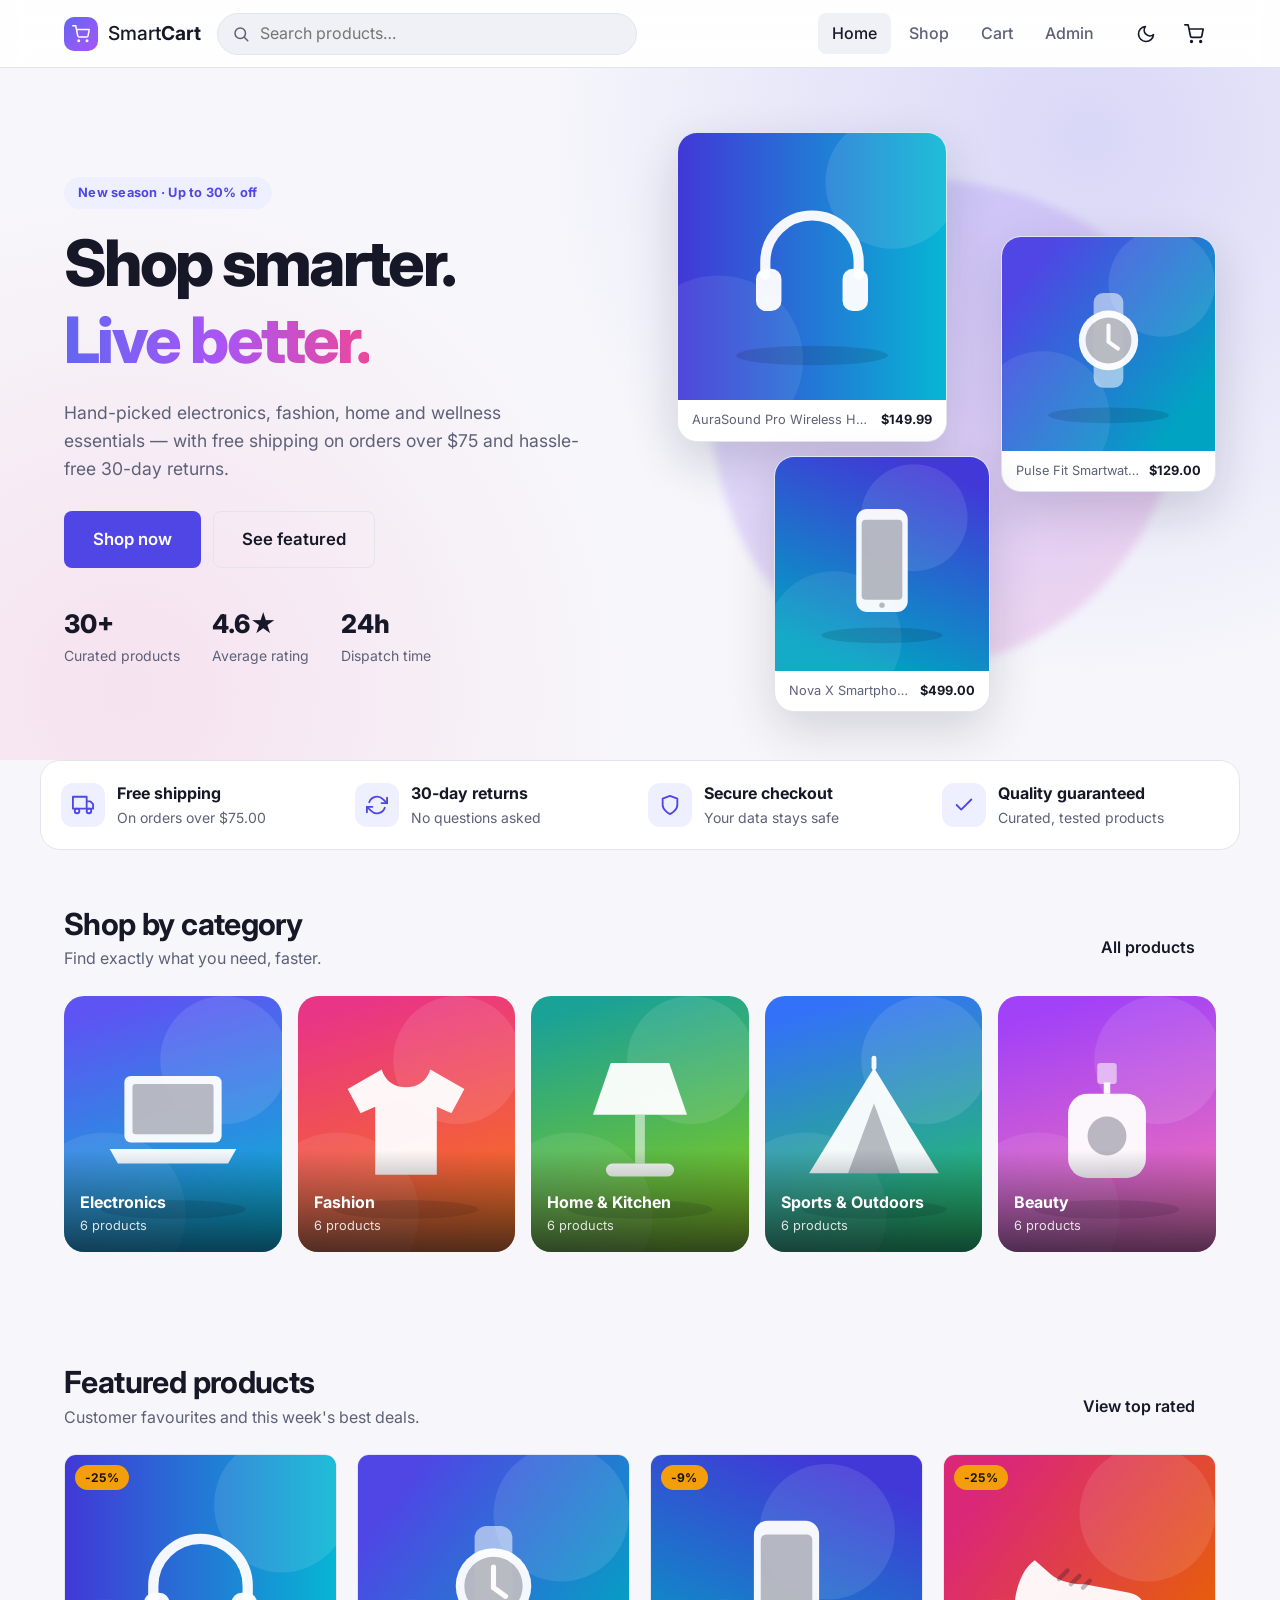
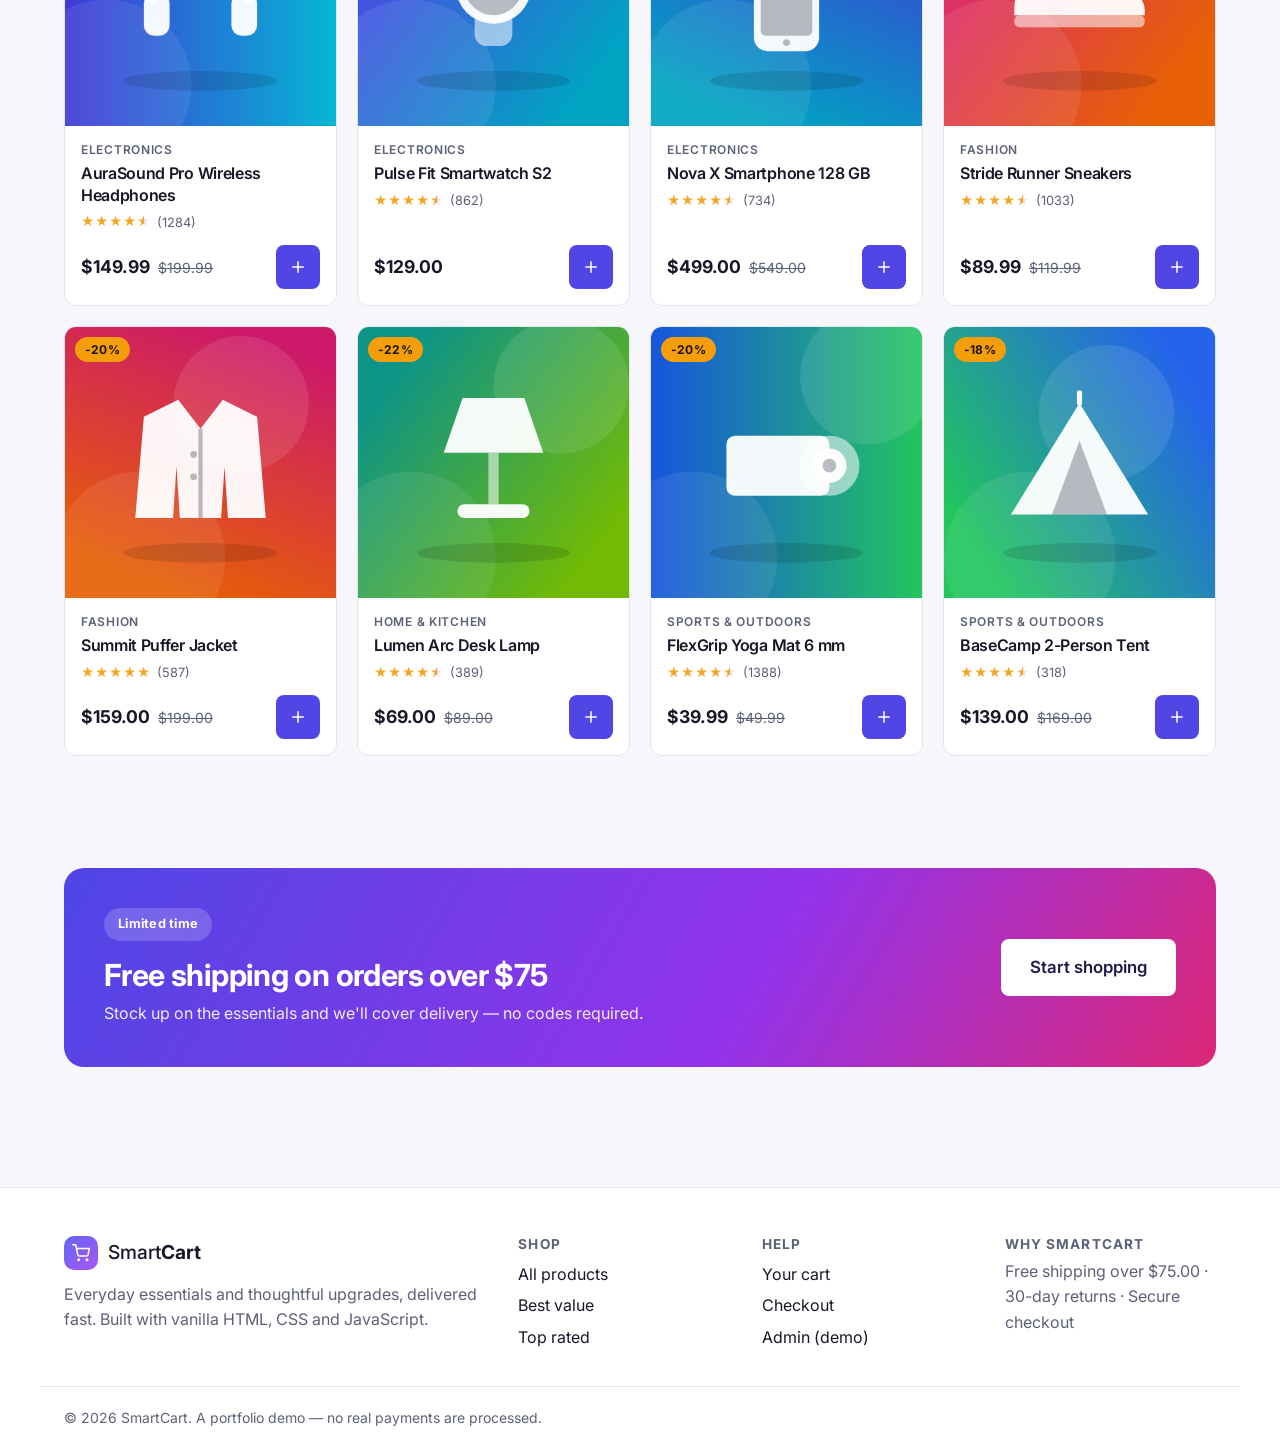
<file: index.html>
<!doctype html>
<html lang="en">
<head>
  <meta charset="utf-8">
  <meta name="viewport" content="width=device-width, initial-scale=1">
  <title>SmartCart — Shop smarter, live better</title>
  <meta name="description" content="SmartCart is a modern online store for electronics, fashion, home, sports and beauty essentials.">
  <link rel="icon" href="assets/images/favicon.svg" type="image/svg+xml">
  <link rel="preconnect" href="https://fonts.googleapis.com">
  <link rel="preconnect" href="https://fonts.gstatic.com" crossorigin>
  <link rel="stylesheet" href="https://fonts.googleapis.com/css2?family=Inter:wght@400;500;600;700;800&display=swap">
  <link rel="stylesheet" href="css/style.css">
  <link rel="stylesheet" href="css/pages.css">
  <script src="js/theme-init.js"></script>
  <script type="module" src="js/pages/home.js"></script>
</head>
<body>
  <header id="site-header"></header>

  <main>
    <section class="hero">
      <div class="container hero__inner">
        <div class="hero__copy">
          <span class="eyebrow">New season · Up to 30% off</span>
          <h1>Shop smarter.<br><span class="gradient-text">Live better.</span></h1>
          <p class="hero__lead">Hand-picked electronics, fashion, home and wellness essentials — with free shipping on orders over $75 and hassle-free 30-day returns.</p>
          <div class="hero__actions">
            <a href="shop.html" class="btn btn--primary btn--lg">Shop now</a>
            <a href="#featured" class="btn btn--outline btn--lg">See featured</a>
          </div>
          <dl class="hero__stats">
            <div><dt>30+</dt><dd>Curated products</dd></div>
            <div><dt>4.6★</dt><dd>Average rating</dd></div>
            <div><dt>24h</dt><dd>Dispatch time</dd></div>
          </dl>
        </div>
        <div class="hero__visual" id="hero-visual" aria-hidden="true">
          <div class="hero__blob"></div>
        </div>
      </div>
    </section>

    <section class="perks" aria-label="Store benefits">
      <div class="container perks__grid" id="perks"></div>
    </section>

    <section class="section">
      <div class="container">
        <div class="section__head">
          <div>
            <h2>Shop by category</h2>
            <p class="muted">Find exactly what you need, faster.</p>
          </div>
          <a href="shop.html" class="btn btn--ghost">All products</a>
        </div>
        <div class="category-grid" id="category-grid">
          <div class="skeleton category-card"></div><div class="skeleton category-card"></div><div class="skeleton category-card"></div><div class="skeleton category-card"></div><div class="skeleton category-card"></div>
        </div>
      </div>
    </section>

    <section class="section" id="featured">
      <div class="container">
        <div class="section__head">
          <div>
            <h2>Featured products</h2>
            <p class="muted">Customer favourites and this week's best deals.</p>
          </div>
          <a href="shop.html?sort=rating" class="btn btn--ghost">View top rated</a>
        </div>
        <div class="product-grid" id="featured-grid">
          <div class="skeleton skeleton-card"></div><div class="skeleton skeleton-card"></div><div class="skeleton skeleton-card"></div><div class="skeleton skeleton-card"></div>
        </div>
      </div>
    </section>

    <section class="section">
      <div class="container">
        <div class="promo">
          <div>
            <span class="eyebrow eyebrow--light">Limited time</span>
            <h2>Free shipping on orders over $75</h2>
            <p>Stock up on the essentials and we'll cover delivery — no codes required.</p>
          </div>
          <a href="shop.html?sort=price-desc" class="btn btn--lg promo__btn">Start shopping</a>
        </div>
      </div>
    </section>
  </main>

  <footer id="site-footer"></footer>
</body>
</html>
</file>
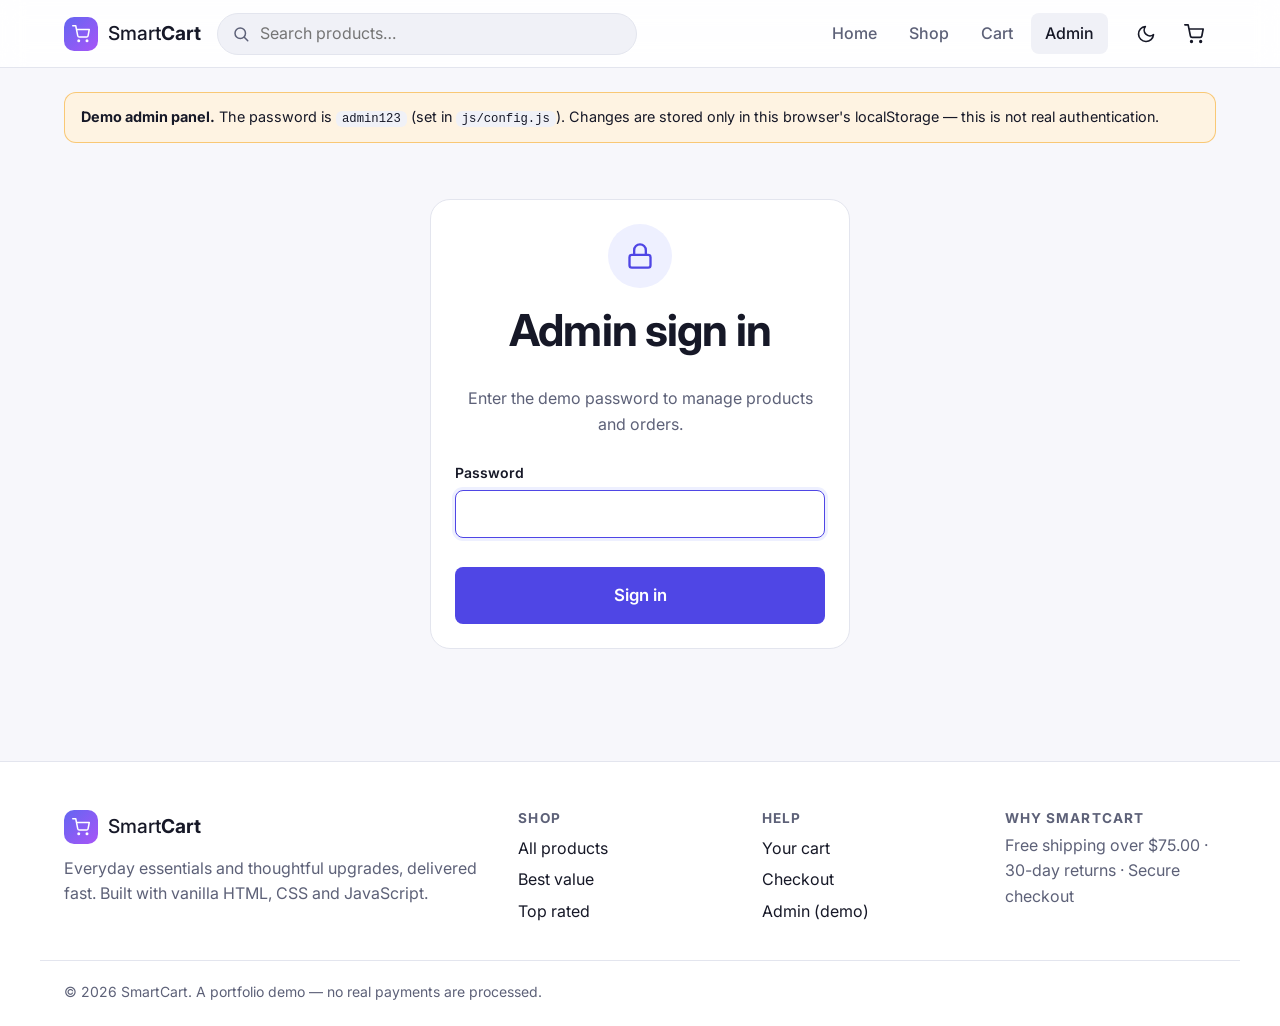
<file: admin.html>
<!doctype html>
<html lang="en">
<head>
  <meta charset="utf-8">
  <meta name="viewport" content="width=device-width, initial-scale=1">
  <title>Admin panel — SmartCart</title>
  <meta name="description" content="SmartCart demo admin panel for managing products and orders.">
  <meta name="robots" content="noindex">
  <link rel="icon" href="assets/images/favicon.svg" type="image/svg+xml">
  <link rel="preconnect" href="https://fonts.googleapis.com">
  <link rel="preconnect" href="https://fonts.gstatic.com" crossorigin>
  <link rel="stylesheet" href="https://fonts.googleapis.com/css2?family=Inter:wght@400;500;600;700;800&display=swap">
  <link rel="stylesheet" href="css/style.css">
  <link rel="stylesheet" href="css/pages.css">
  <link rel="stylesheet" href="css/admin.css">
  <script src="js/theme-init.js"></script>
  <script type="module" src="js/admin.js"></script>
</head>
<body>
  <header id="site-header"></header>

  <main class="container">
    <div class="demo-banner" role="note">
      <strong>Demo admin panel.</strong> The password is <code id="demo-password">…</code> (set in <code>js/config.js</code>).
      Changes are stored only in this browser's localStorage — this is not real authentication.
    </div>

    <!-- Login -->
    <section class="login" id="login-view" hidden>
      <form class="panel login__card" id="login-form" novalidate>
        <span class="empty-state__icon" id="login-icon"></span>
        <h1>Admin sign in</h1>
        <p class="muted">Enter the demo password to manage products and orders.</p>
        <div class="field">
          <label for="admin-password">Password</label>
          <input class="input" id="admin-password" name="password" type="password" autocomplete="current-password" required>
          <span class="field__error" id="password-error"></span>
        </div>
        <button class="btn btn--primary btn--block btn--lg" type="submit">Sign in</button>
      </form>
    </section>

    <!-- Dashboard -->
    <section id="dashboard-view" hidden>
      <div class="admin-head">
        <div>
          <h1>Dashboard</h1>
          <p class="muted">Manage your catalog and review incoming orders.</p>
        </div>
        <div class="admin-head__actions">
          <button type="button" class="btn btn--outline" id="reset-catalog">Reset catalog</button>
          <button type="button" class="btn btn--ghost" id="logout">Sign out</button>
        </div>
      </div>

      <div class="stat-grid" id="stats"></div>

      <div class="tabs" role="tablist" aria-label="Admin sections">
        <button type="button" role="tab" id="tab-products" aria-controls="panel-products" aria-selected="true">Products</button>
        <button type="button" role="tab" id="tab-orders" aria-controls="panel-orders" aria-selected="false" tabindex="-1">Orders</button>
      </div>

      <div role="tabpanel" id="panel-products" aria-labelledby="tab-products" class="panel tab-panel">
        <div class="table-toolbar">
          <input class="input" type="search" id="product-search" placeholder="Search products…" aria-label="Search products">
          <button type="button" class="btn btn--primary" id="add-product">+ Add product</button>
        </div>
        <div class="table-wrap">
          <table class="data-table">
            <thead>
              <tr><th>Product</th><th>Category</th><th class="num">Price</th><th class="num">Stock</th><th>Featured</th><th class="actions-col"><span class="visually-hidden">Actions</span></th></tr>
            </thead>
            <tbody id="product-rows"></tbody>
          </table>
        </div>
      </div>

      <div role="tabpanel" id="panel-orders" aria-labelledby="tab-orders" class="panel tab-panel" hidden>
        <div class="table-wrap">
          <table class="data-table">
            <thead>
              <tr><th>Order</th><th>Date</th><th>Customer</th><th class="num">Items</th><th class="num">Total</th><th>Status</th><th class="actions-col"><span class="visually-hidden">Details</span></th></tr>
            </thead>
            <tbody id="order-rows"></tbody>
          </table>
        </div>
      </div>
    </section>
  </main>

  <!-- Add / edit product dialog -->
  <dialog class="modal" id="product-dialog" aria-labelledby="dialog-title">
    <form method="dialog" id="product-form" novalidate>
      <div class="modal__head">
        <h2 id="dialog-title">Add product</h2>
        <button type="button" class="btn btn--ghost btn--icon btn--sm" data-close aria-label="Close">✕</button>
      </div>
      <div class="modal__body form-grid">
        <div class="field span-2">
          <label for="pf-name">Product name</label>
          <input class="input" id="pf-name" name="name" required maxlength="80">
          <span class="field__error" id="name-error"></span>
        </div>
        <div class="field">
          <label for="pf-category">Category</label>
          <input class="input" id="pf-category" name="category" list="category-options" required maxlength="40">
          <datalist id="category-options"></datalist>
          <span class="field__error" id="category-error"></span>
        </div>
        <div class="field">
          <label for="pf-stock">Stock</label>
          <input class="input" id="pf-stock" name="stock" type="number" min="0" step="1" required>
          <span class="field__error" id="stock-error"></span>
        </div>
        <div class="field">
          <label for="pf-price">Price (USD)</label>
          <input class="input" id="pf-price" name="price" type="number" min="0.01" step="0.01" required>
          <span class="field__error" id="price-error"></span>
        </div>
        <div class="field">
          <label for="pf-compare">Compare-at price <span class="muted">(optional)</span></label>
          <input class="input" id="pf-compare" name="compareAtPrice" type="number" min="0" step="0.01">
          <span class="field__error" id="compareAtPrice-error"></span>
        </div>
        <div class="field">
          <label for="pf-rating">Rating (0–5)</label>
          <input class="input" id="pf-rating" name="rating" type="number" min="0" max="5" step="0.1" required>
          <span class="field__error" id="rating-error"></span>
        </div>
        <div class="field">
          <label for="pf-reviews">Review count</label>
          <input class="input" id="pf-reviews" name="reviews" type="number" min="0" step="1" required>
          <span class="field__error" id="reviews-error"></span>
        </div>
        <div class="field span-2">
          <label for="pf-image">Image path or URL</label>
          <input class="input" id="pf-image" name="image" list="image-options" required placeholder="assets/images/products/…svg or https://…">
          <datalist id="image-options"></datalist>
          <span class="field__error" id="image-error"></span>
        </div>
        <div class="field span-2">
          <label for="pf-description">Description</label>
          <textarea class="textarea" id="pf-description" name="description" required maxlength="600"></textarea>
          <span class="field__error" id="description-error"></span>
        </div>
        <div class="field span-2">
          <label for="pf-highlights">Highlights <span class="muted">(one per line, optional)</span></label>
          <textarea class="textarea" id="pf-highlights" name="highlights" rows="3"></textarea>
        </div>
        <label class="checkbox span-2">
          <input type="checkbox" id="pf-featured" name="featured"> Show in “Featured products” on the home page
        </label>
      </div>
      <div class="modal__foot">
        <button type="button" class="btn btn--ghost" data-close>Cancel</button>
        <button type="submit" class="btn btn--primary" id="save-product">Save product</button>
      </div>
    </form>
  </dialog>

  <!-- Order details dialog -->
  <dialog class="modal" id="order-dialog" aria-labelledby="order-dialog-title">
    <div class="modal__head">
      <h2 id="order-dialog-title">Order details</h2>
      <button type="button" class="btn btn--ghost btn--icon btn--sm" data-close aria-label="Close">✕</button>
    </div>
    <div class="modal__body" id="order-dialog-body"></div>
  </dialog>

  <footer id="site-footer"></footer>
</body>
</html>
</file>
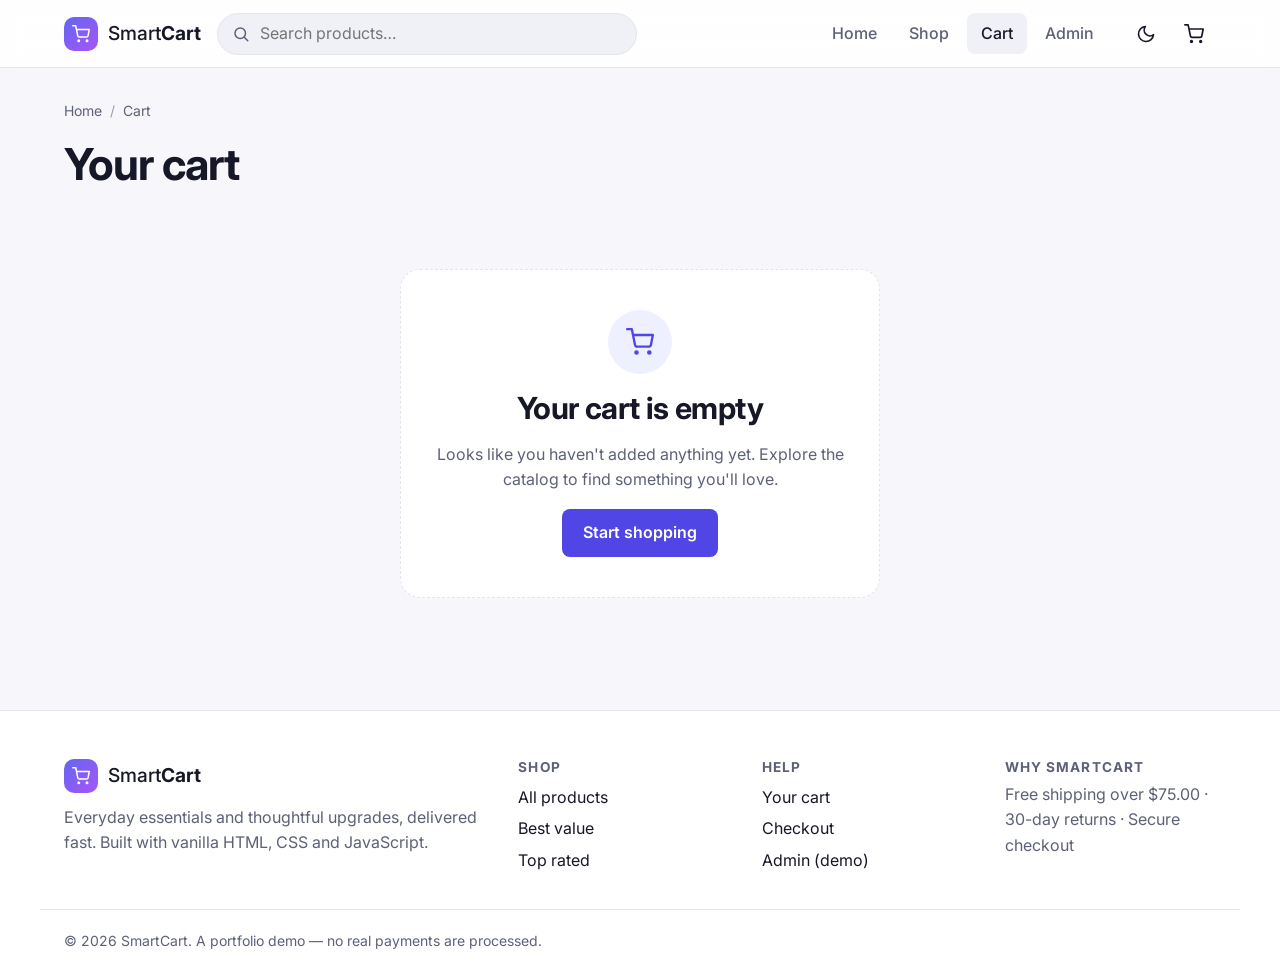
<file: cart.html>
<!doctype html>
<html lang="en">
<head>
  <meta charset="utf-8">
  <meta name="viewport" content="width=device-width, initial-scale=1">
  <title>Your cart — SmartCart</title>
  <meta name="description" content="Review the items in your SmartCart shopping cart.">
  <link rel="icon" href="assets/images/favicon.svg" type="image/svg+xml">
  <link rel="preconnect" href="https://fonts.googleapis.com">
  <link rel="preconnect" href="https://fonts.gstatic.com" crossorigin>
  <link rel="stylesheet" href="https://fonts.googleapis.com/css2?family=Inter:wght@400;500;600;700;800&display=swap">
  <link rel="stylesheet" href="css/style.css">
  <link rel="stylesheet" href="css/pages.css">
  <script src="js/theme-init.js"></script>
  <script type="module" src="js/pages/cart-page.js"></script>
</head>
<body>
  <header id="site-header"></header>

  <main class="container">
    <div class="page-head">
      <nav class="breadcrumbs" aria-label="Breadcrumb">
        <a href="index.html">Home</a><span aria-hidden="true">/</span><span>Cart</span>
      </nav>
      <h1>Your cart</h1>
    </div>

    <div id="cart-root">
      <div class="skeleton" style="height: 240px"></div>
    </div>
  </main>

  <footer id="site-footer"></footer>
</body>
</html>
</file>
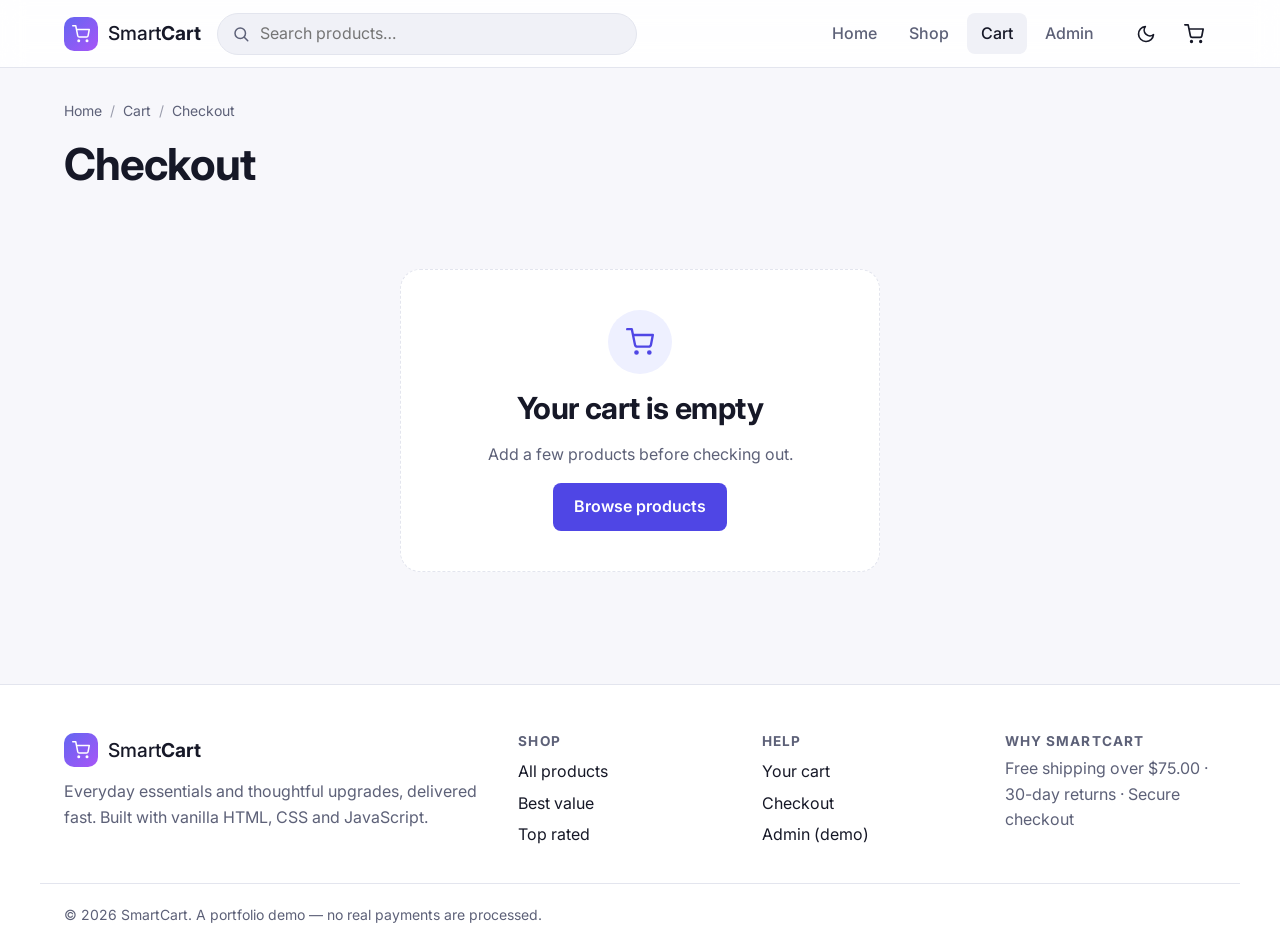
<file: checkout.html>
<!doctype html>
<html lang="en">
<head>
  <meta charset="utf-8">
  <meta name="viewport" content="width=device-width, initial-scale=1">
  <title>Checkout — SmartCart</title>
  <meta name="description" content="Complete your SmartCart order.">
  <link rel="icon" href="assets/images/favicon.svg" type="image/svg+xml">
  <link rel="preconnect" href="https://fonts.googleapis.com">
  <link rel="preconnect" href="https://fonts.gstatic.com" crossorigin>
  <link rel="stylesheet" href="https://fonts.googleapis.com/css2?family=Inter:wght@400;500;600;700;800&display=swap">
  <link rel="stylesheet" href="css/style.css">
  <link rel="stylesheet" href="css/pages.css">
  <script src="js/theme-init.js"></script>
  <script type="module" src="js/pages/checkout.js"></script>
</head>
<body>
  <header id="site-header"></header>

  <main class="container">
    <div class="page-head">
      <nav class="breadcrumbs" aria-label="Breadcrumb">
        <a href="index.html">Home</a><span aria-hidden="true">/</span>
        <a href="cart.html">Cart</a><span aria-hidden="true">/</span><span>Checkout</span>
      </nav>
      <h1>Checkout</h1>
    </div>

    <div id="checkout-root">
      <div class="cart-layout">
        <form class="checkout-form" id="checkout-form" novalidate>
          <section class="panel">
            <h2><span class="step">1</span> Contact details</h2>
            <div class="form-grid">
              <div class="field span-2">
                <label for="fullName">Full name</label>
                <input class="input" id="fullName" name="fullName" autocomplete="name" required minlength="3">
                <span class="field__error" id="fullName-error"></span>
              </div>
              <div class="field">
                <label for="email">Email address</label>
                <input class="input" id="email" name="email" type="email" autocomplete="email" required>
                <span class="field__error" id="email-error"></span>
              </div>
              <div class="field">
                <label for="phone">Phone number</label>
                <input class="input" id="phone" name="phone" type="tel" autocomplete="tel" required placeholder="+1 555 123 4567">
                <span class="field__error" id="phone-error"></span>
              </div>
            </div>
          </section>

          <section class="panel">
            <h2><span class="step">2</span> Shipping address</h2>
            <div class="form-grid">
              <div class="field span-2">
                <label for="address">Street address</label>
                <input class="input" id="address" name="address" autocomplete="street-address" required>
                <span class="field__error" id="address-error"></span>
              </div>
              <div class="field">
                <label for="city">City</label>
                <input class="input" id="city" name="city" autocomplete="address-level2" required>
                <span class="field__error" id="city-error"></span>
              </div>
              <div class="field">
                <label for="postalCode">Postal code</label>
                <input class="input" id="postalCode" name="postalCode" autocomplete="postal-code" required>
                <span class="field__error" id="postalCode-error"></span>
              </div>
              <div class="field span-2">
                <label for="country">Country</label>
                <select class="select" id="country" name="country" autocomplete="country-name" required>
                  <option value="">Select a country</option>
                  <option>United States</option>
                  <option>United Kingdom</option>
                  <option>Canada</option>
                  <option>Australia</option>
                  <option>Germany</option>
                  <option>Pakistan</option>
                  <option>United Arab Emirates</option>
                </select>
                <span class="field__error" id="country-error"></span>
              </div>
            </div>
          </section>

          <section class="panel">
            <h2><span class="step">3</span> Payment</h2>
            <p class="muted small">This is a demo store — no payment details are collected and nothing is charged.</p>
            <div class="radio-cards" role="radiogroup" aria-label="Payment method">
              <label class="radio-card">
                <input type="radio" name="payment" value="Cash on delivery" checked>
                <span><strong>Cash on delivery</strong><span class="muted small">Pay when your order arrives</span></span>
              </label>
              <label class="radio-card">
                <input type="radio" name="payment" value="Card on delivery">
                <span><strong>Card on delivery</strong><span class="muted small">Tap or swipe with the courier</span></span>
              </label>
            </div>
            <div class="field" style="margin-top: 16px">
              <label for="notes">Order notes <span class="muted">(optional)</span></label>
              <textarea class="textarea" id="notes" name="notes" maxlength="300" placeholder="Delivery instructions, gate code, etc."></textarea>
            </div>
            <label class="checkbox" style="margin-top: 12px">
              <input type="checkbox" id="terms" name="terms" required> I agree to the terms of service and return policy
            </label>
            <span class="field__error" id="terms-error"></span>
          </section>
        </form>

        <aside class="panel summary" id="checkout-summary" aria-label="Order summary">
          <div class="skeleton" style="height: 240px"></div>
        </aside>
      </div>
    </div>
  </main>

  <footer id="site-footer"></footer>
</body>
</html>
</file>
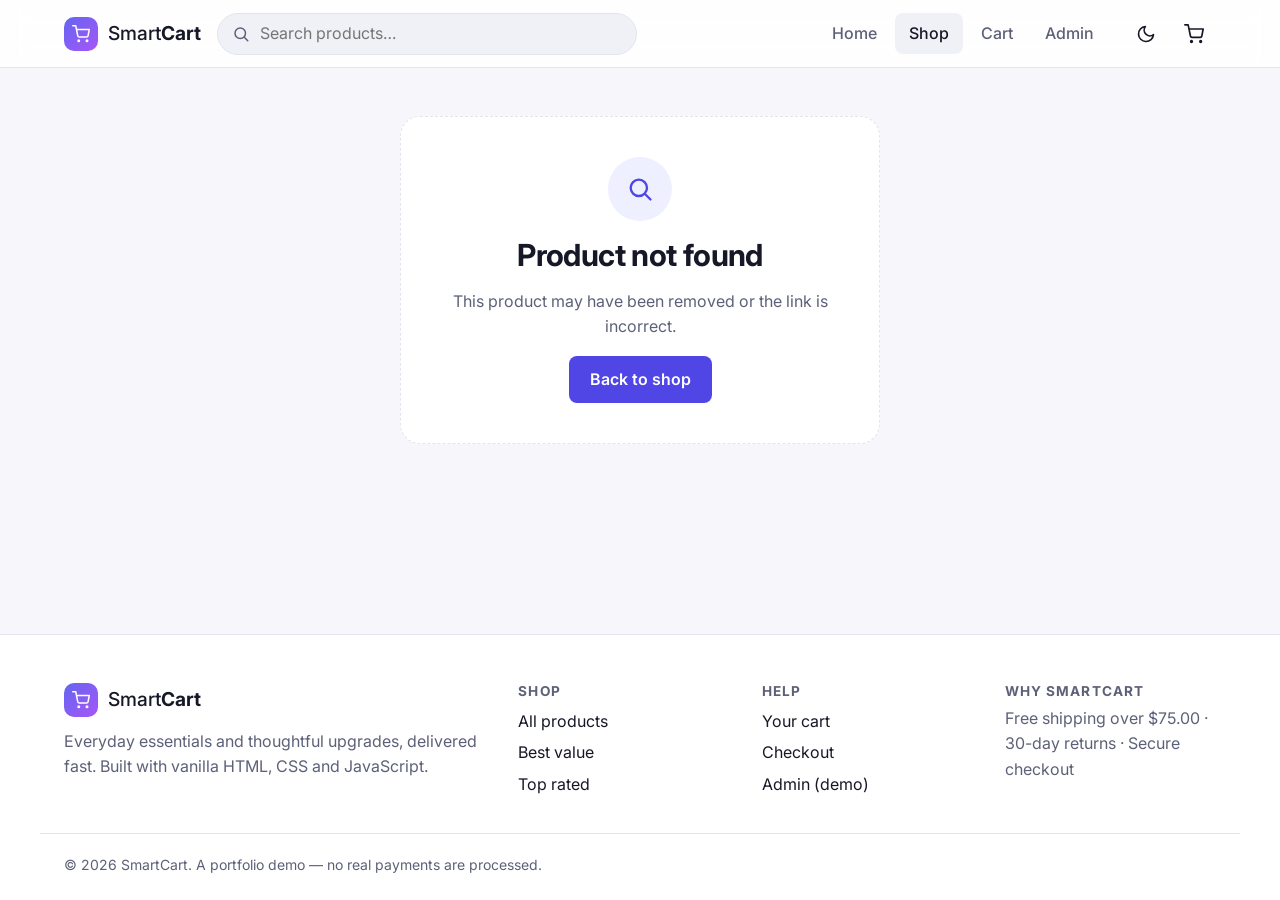
<file: product.html>
<!doctype html>
<html lang="en">
<head>
  <meta charset="utf-8">
  <meta name="viewport" content="width=device-width, initial-scale=1">
  <title>Product — SmartCart</title>
  <meta name="description" content="Product details, pricing and availability at SmartCart.">
  <link rel="icon" href="assets/images/favicon.svg" type="image/svg+xml">
  <link rel="preconnect" href="https://fonts.googleapis.com">
  <link rel="preconnect" href="https://fonts.gstatic.com" crossorigin>
  <link rel="stylesheet" href="https://fonts.googleapis.com/css2?family=Inter:wght@400;500;600;700;800&display=swap">
  <link rel="stylesheet" href="css/style.css">
  <link rel="stylesheet" href="css/pages.css">
  <script src="js/theme-init.js"></script>
  <script type="module" src="js/pages/product.js"></script>
</head>
<body>
  <header id="site-header"></header>

  <main class="container">
    <div id="product-root" class="product-detail">
      <div class="skeleton product-detail__media"></div>
      <div>
        <div class="skeleton" style="height: 2.5rem; margin-bottom: 16px"></div>
        <div class="skeleton" style="height: 8rem"></div>
      </div>
    </div>

    <section class="section" id="related" hidden>
      <div class="section__head"><h2>You may also like</h2></div>
      <div class="product-grid" id="related-grid"></div>
    </section>
  </main>

  <footer id="site-footer"></footer>
</body>
</html>
</file>
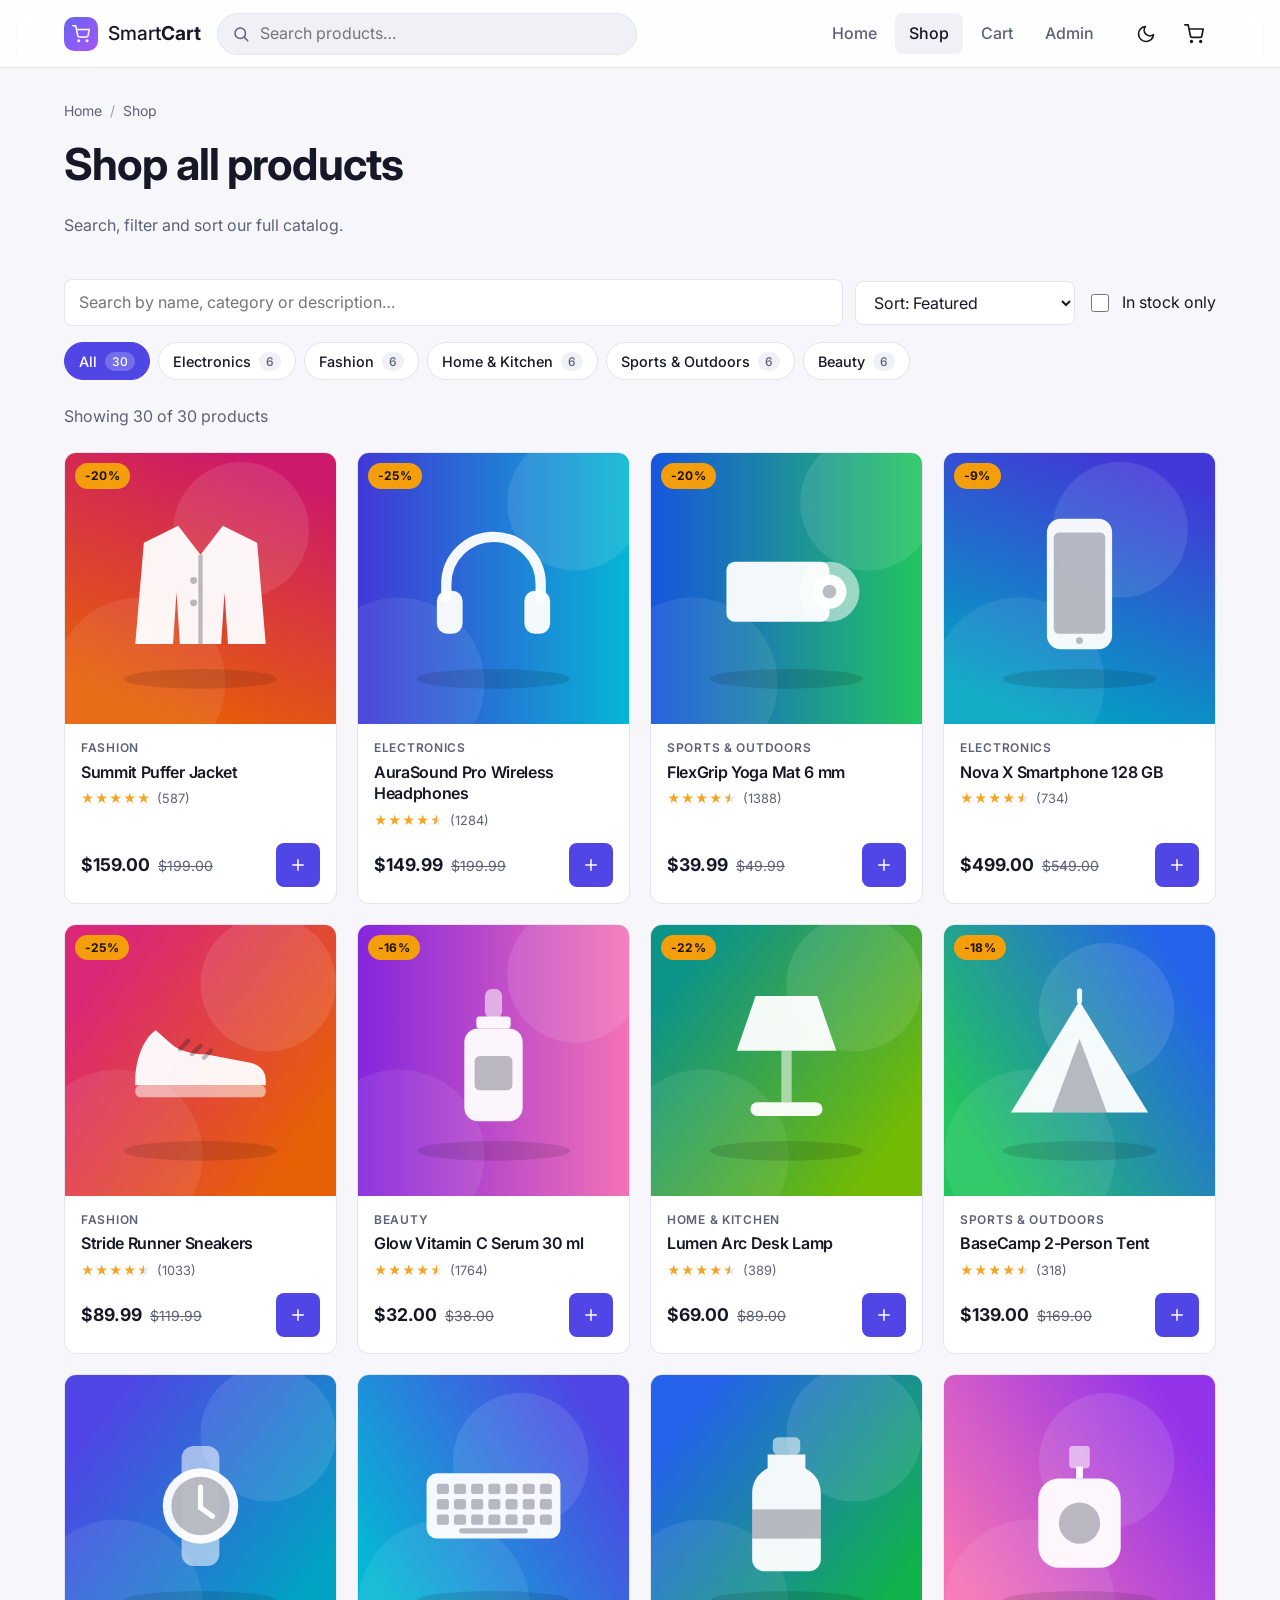
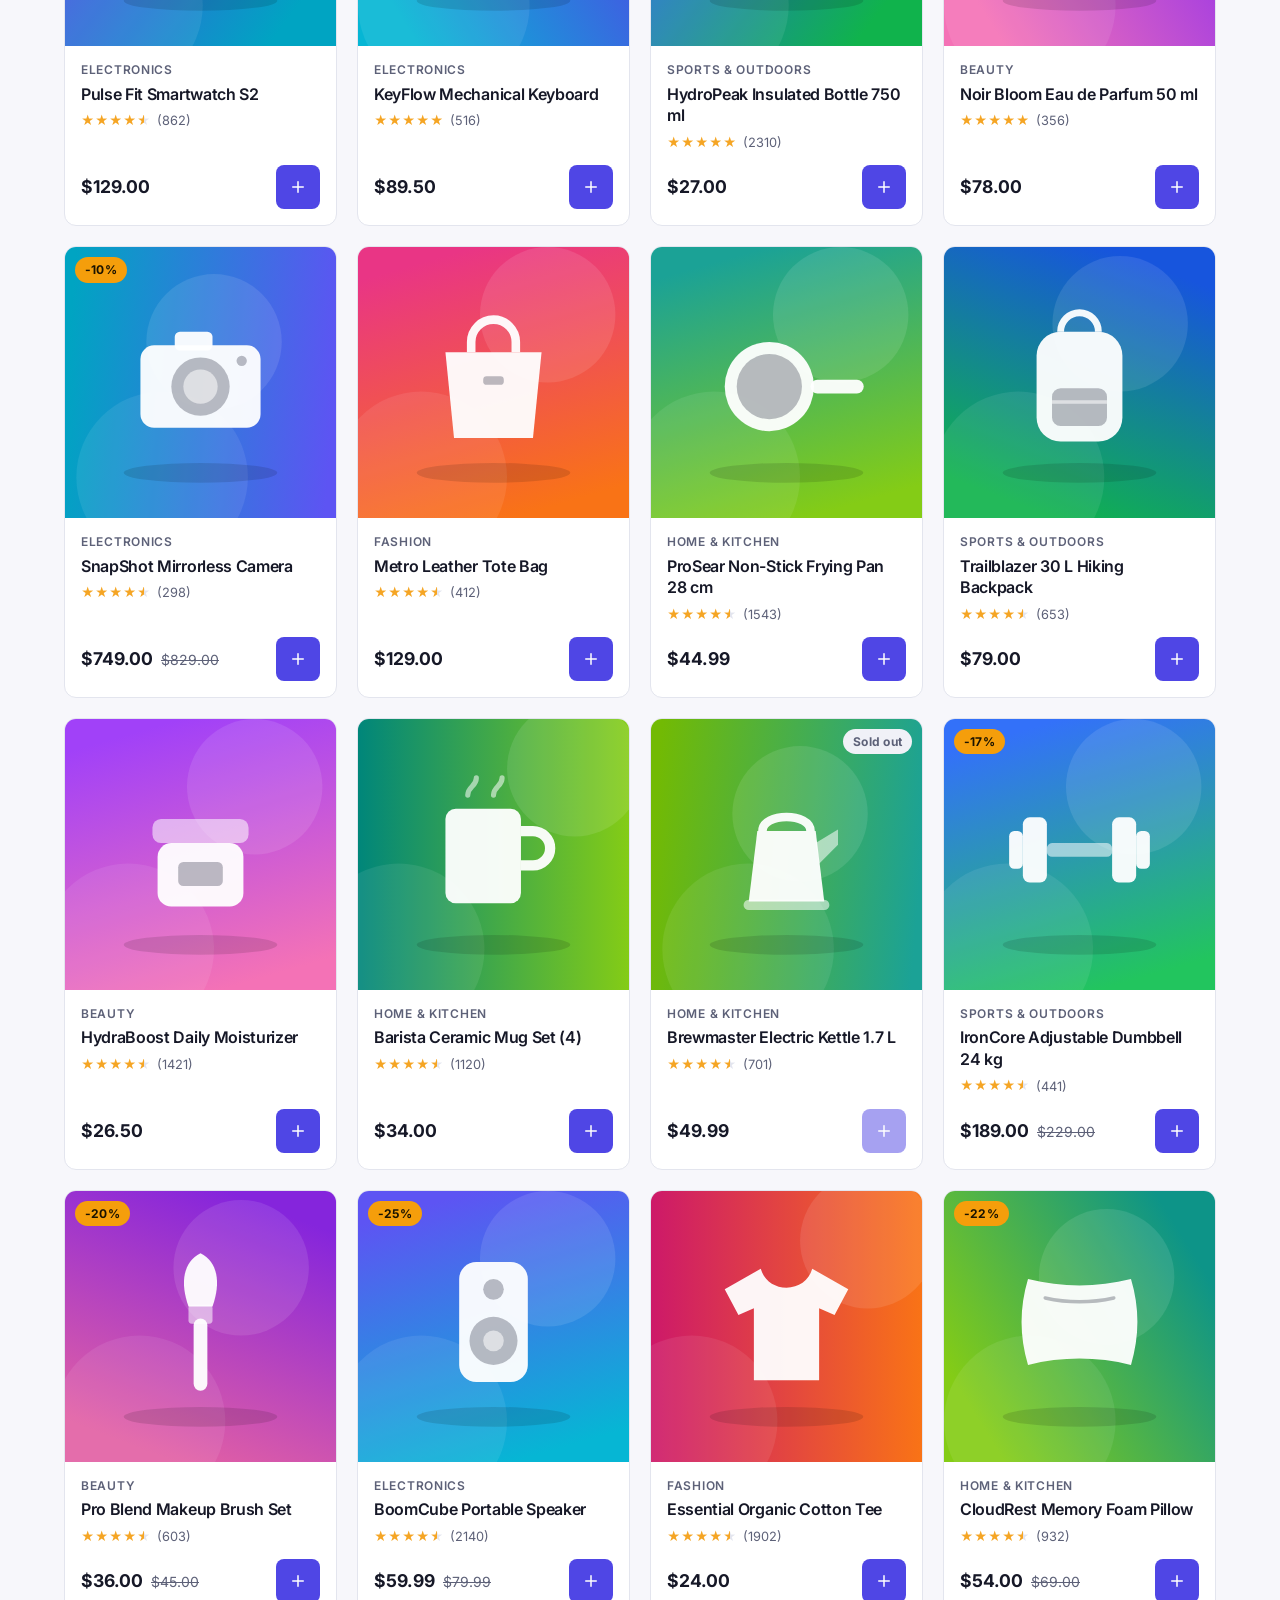
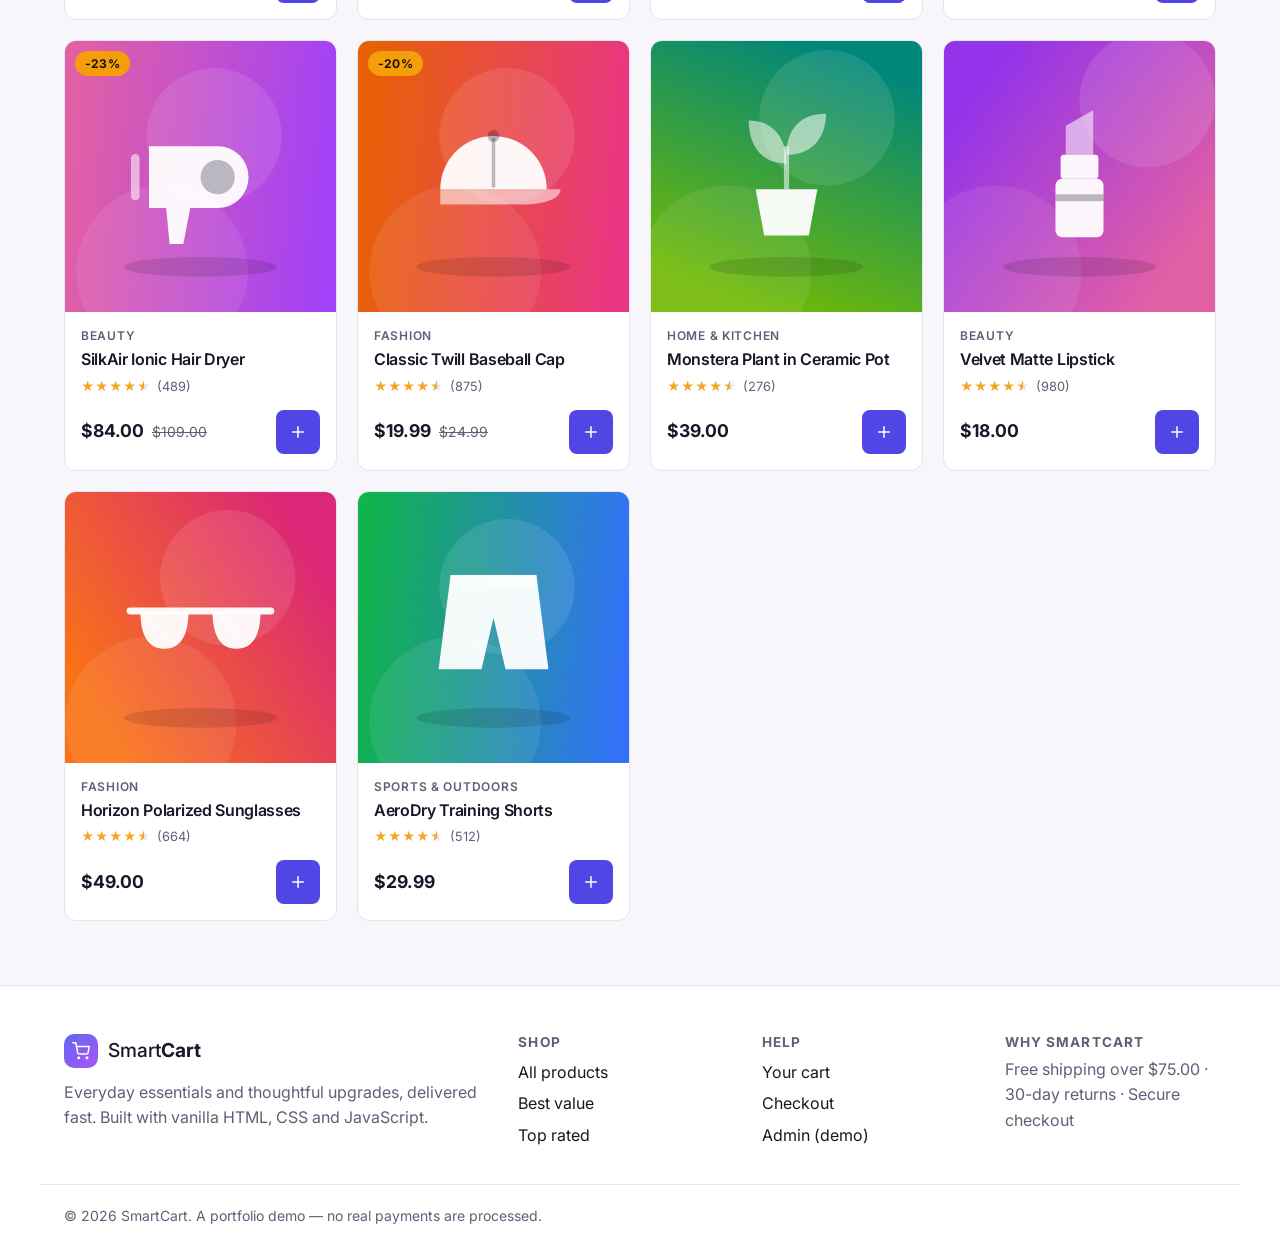
<file: shop.html>
<!doctype html>
<html lang="en">
<head>
  <meta charset="utf-8">
  <meta name="viewport" content="width=device-width, initial-scale=1">
  <title>Shop all products — SmartCart</title>
  <meta name="description" content="Browse, search and filter the full SmartCart catalog.">
  <link rel="icon" href="assets/images/favicon.svg" type="image/svg+xml">
  <link rel="preconnect" href="https://fonts.googleapis.com">
  <link rel="preconnect" href="https://fonts.gstatic.com" crossorigin>
  <link rel="stylesheet" href="https://fonts.googleapis.com/css2?family=Inter:wght@400;500;600;700;800&display=swap">
  <link rel="stylesheet" href="css/style.css">
  <link rel="stylesheet" href="css/pages.css">
  <script src="js/theme-init.js"></script>
  <script type="module" src="js/pages/shop.js"></script>
</head>
<body>
  <header id="site-header"></header>

  <main class="container">
    <div class="page-head">
      <nav class="breadcrumbs" aria-label="Breadcrumb">
        <a href="index.html">Home</a><span aria-hidden="true">/</span><span>Shop</span>
      </nav>
      <h1>Shop all products</h1>
      <p class="muted">Search, filter and sort our full catalog.</p>
    </div>

    <form class="shop-toolbar" id="shop-filters" role="search" aria-label="Filter products">
      <div class="shop-toolbar__search">
        <label for="filter-search" class="visually-hidden">Search products</label>
        <input id="filter-search" class="input" type="search" name="q" placeholder="Search by name, category or description…" autocomplete="off">
      </div>
      <div class="field shop-toolbar__select">
        <label for="filter-sort" class="visually-hidden">Sort by</label>
        <select id="filter-sort" class="select" name="sort">
          <option value="featured">Sort: Featured</option>
          <option value="price-asc">Price: Low to high</option>
          <option value="price-desc">Price: High to low</option>
          <option value="rating">Top rated</option>
          <option value="name">Name: A to Z</option>
        </select>
      </div>
      <label class="checkbox shop-toolbar__stock">
        <input type="checkbox" name="inStock" id="filter-stock"> In stock only
      </label>
    </form>

    <div class="chip-row" id="category-chips" role="group" aria-label="Filter by category"></div>

    <div class="shop-meta">
      <p class="muted" id="result-count" aria-live="polite">Loading products…</p>
      <button type="button" class="btn btn--ghost btn--sm" id="clear-filters" hidden>Clear filters</button>
    </div>

    <div class="product-grid" id="product-grid">
      <div class="skeleton skeleton-card"></div><div class="skeleton skeleton-card"></div><div class="skeleton skeleton-card"></div><div class="skeleton skeleton-card"></div>
    </div>
  </main>

  <footer id="site-footer"></footer>
</body>
</html>
</file>
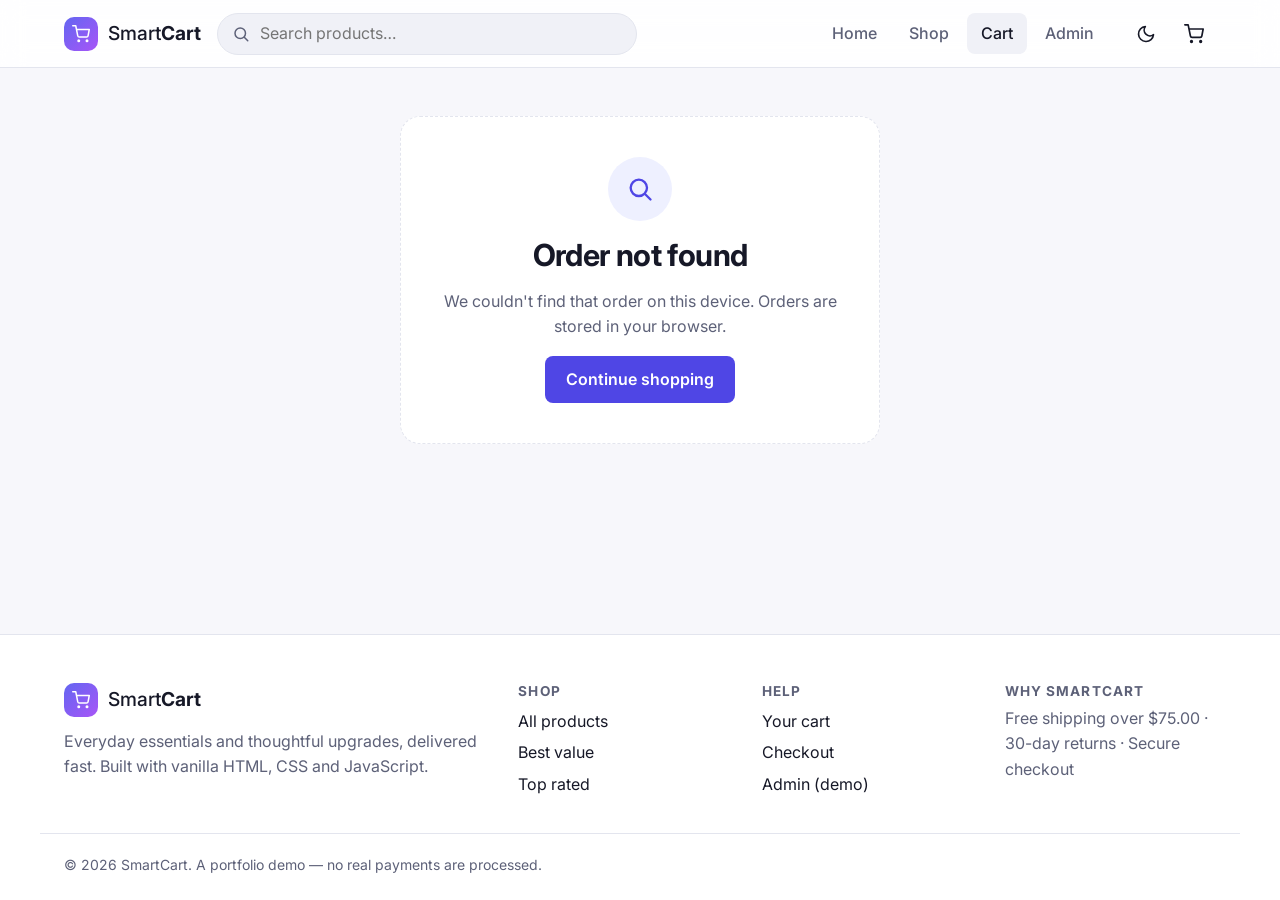
<file: thank-you.html>
<!doctype html>
<html lang="en">
<head>
  <meta charset="utf-8">
  <meta name="viewport" content="width=device-width, initial-scale=1">
  <title>Thank you for your order — SmartCart</title>
  <meta name="description" content="Your SmartCart order confirmation.">
  <meta name="robots" content="noindex">
  <link rel="icon" href="assets/images/favicon.svg" type="image/svg+xml">
  <link rel="preconnect" href="https://fonts.googleapis.com">
  <link rel="preconnect" href="https://fonts.gstatic.com" crossorigin>
  <link rel="stylesheet" href="https://fonts.googleapis.com/css2?family=Inter:wght@400;500;600;700;800&display=swap">
  <link rel="stylesheet" href="css/style.css">
  <link rel="stylesheet" href="css/pages.css">
  <script src="js/theme-init.js"></script>
  <script type="module" src="js/pages/thank-you.js"></script>
</head>
<body>
  <header id="site-header"></header>

  <main class="container">
    <div id="thanks-root" class="thanks">
      <div class="skeleton" style="height: 320px"></div>
    </div>
  </main>

  <footer id="site-footer"></footer>
</body>
</html>
</file>
<file: css/style.css>
/* ==========================================================================
   SmartCart — global styles
   Design tokens live in :root; dark mode overrides them via [data-theme="dark"].
   ========================================================================== */

:root {
  --color-bg: #f7f7fb;
  --color-surface: #ffffff;
  --color-surface-2: #f0f1f7;
  --color-border: #e3e5ee;
  --color-text: #161827;
  --color-text-muted: #5d6178;
  --color-primary: #4f46e5;
  --color-primary-hover: #4338ca;
  --color-primary-soft: #eef0ff;
  --color-on-primary: #ffffff;
  --color-accent: #f59e0b;
  --color-success: #16a34a;
  --color-danger: #dc2626;
  --color-danger-soft: #fdecec;
  --color-info: #2563eb;
  --color-star: #f5a524;

  --font-sans: 'Inter', system-ui, -apple-system, 'Segoe UI', Roboto, sans-serif;
  --radius-sm: 8px;
  --radius: 12px;
  --radius-lg: 20px;
  --shadow-sm: 0 1px 2px rgba(17, 20, 45, 0.06);
  --shadow: 0 6px 24px rgba(17, 20, 45, 0.08);
  --shadow-lg: 0 18px 50px rgba(17, 20, 45, 0.16);
  --header-height: 68px;
  --container: 1200px;
  --transition: 180ms ease;

  color-scheme: light;
}

[data-theme='dark'] {
  --color-bg: #0e1018;
  --color-surface: #161925;
  --color-surface-2: #1e2231;
  --color-border: #2a2f42;
  --color-text: #eceef6;
  --color-text-muted: #a0a5bd;
  --color-primary: #818cf8;
  --color-primary-hover: #a5b4fc;
  --color-primary-soft: #23264a;
  --color-on-primary: #0e1018;
  --color-danger: #f87171;
  --color-danger-soft: #3a1d22;
  --color-success: #4ade80;
  --color-info: #60a5fa;
  --shadow: 0 6px 24px rgba(0, 0, 0, 0.35);
  --shadow-lg: 0 18px 50px rgba(0, 0, 0, 0.5);

  color-scheme: dark;
}

/* ---------- Reset & base ---------- */

*,
*::before,
*::after {
  box-sizing: border-box;
}

html {
  -webkit-text-size-adjust: 100%;
  scroll-behavior: smooth;
}

body {
  margin: 0;
  min-height: 100vh;
  display: flex;
  flex-direction: column;
  font-family: var(--font-sans);
  font-size: 16px;
  line-height: 1.6;
  color: var(--color-text);
  background: var(--color-bg);
  transition: background-color var(--transition), color var(--transition);
}

main {
  flex: 1;
}

/* Make the [hidden] attribute win over component display rules (e.g. .btn). */
[hidden] {
  display: none !important;
}

img {
  display: block;
  max-width: 100%;
  height: auto;
}

a {
  color: var(--color-primary);
  text-decoration: none;
}

a:hover {
  color: var(--color-primary-hover);
}

h1,
h2,
h3,
h4 {
  margin: 0 0 0.5em;
  line-height: 1.2;
  letter-spacing: -0.02em;
}

h1 { font-size: clamp(1.9rem, 4vw, 2.75rem); }
h2 { font-size: clamp(1.4rem, 3vw, 1.9rem); }
h3 { font-size: 1.1rem; }

p {
  margin: 0 0 1em;
}

button,
input,
select,
textarea {
  font: inherit;
  color: inherit;
}

:focus-visible {
  outline: 3px solid var(--color-primary);
  outline-offset: 2px;
}

.container {
  width: 100%;
  max-width: var(--container);
  margin: 0 auto;
  padding: 0 16px;
}

@media (min-width: 768px) {
  .container { padding: 0 24px; }
}

.muted { color: var(--color-text-muted); }
.small { font-size: 0.875rem; }
.visually-hidden {
  position: absolute !important;
  width: 1px;
  height: 1px;
  overflow: hidden;
  clip: rect(0 0 0 0);
  white-space: nowrap;
}

.section {
  padding: 56px 0;
}

.section__head {
  display: flex;
  align-items: end;
  justify-content: space-between;
  gap: 16px;
  margin-bottom: 24px;
  flex-wrap: wrap;
}

.section__head h2 { margin: 0; }
.section__head p { margin: 4px 0 0; }

.page-head {
  padding: 32px 0 8px;
}

.breadcrumbs {
  display: flex;
  flex-wrap: wrap;
  gap: 8px;
  font-size: 0.875rem;
  color: var(--color-text-muted);
  margin-bottom: 16px;
}

.breadcrumbs a { color: var(--color-text-muted); }
.breadcrumbs a:hover { color: var(--color-primary); }
.breadcrumbs span[aria-hidden] { opacity: 0.6; }

/* ---------- Buttons ---------- */

.btn {
  display: inline-flex;
  align-items: center;
  justify-content: center;
  gap: 8px;
  min-height: 44px;
  padding: 10px 20px;
  border: 1px solid transparent;
  border-radius: var(--radius-sm);
  background: var(--color-surface-2);
  color: var(--color-text);
  font-weight: 600;
  cursor: pointer;
  transition: background-color var(--transition), color var(--transition), border-color var(--transition), transform var(--transition);
  white-space: nowrap;
}

.btn:hover { background: var(--color-border); color: var(--color-text); }
.btn:active { transform: translateY(1px); }
.btn:disabled { opacity: 0.5; cursor: not-allowed; }

.btn--primary { background: var(--color-primary); color: var(--color-on-primary); }
.btn--primary:hover { background: var(--color-primary-hover); color: var(--color-on-primary); }

.btn--outline { background: transparent; border-color: var(--color-border); }
.btn--outline:hover { background: var(--color-surface-2); }

.btn--ghost { background: transparent; }
.btn--ghost:hover { background: var(--color-surface-2); }

.btn--danger { background: var(--color-danger-soft); color: var(--color-danger); }
.btn--danger:hover { background: var(--color-danger); color: #fff; }

.btn--lg { min-height: 52px; padding: 14px 28px; font-size: 1.05rem; }
.btn--sm { min-height: 36px; padding: 6px 12px; font-size: 0.875rem; }
.btn--block { width: 100%; }
.btn--icon { padding: 0; width: 44px; min-width: 44px; }
.btn--icon.btn--sm { width: 36px; min-width: 36px; }

/* ---------- Badges ---------- */

.badge {
  display: inline-flex;
  align-items: center;
  padding: 3px 10px;
  border-radius: 999px;
  font-size: 0.75rem;
  font-weight: 700;
  letter-spacing: 0.02em;
}

.badge--sale { background: var(--color-accent); color: #1b1300; }
.badge--muted { background: var(--color-surface-2); color: var(--color-text-muted); }
.badge--success { background: rgba(22, 163, 74, 0.14); color: var(--color-success); }
.badge--info { background: rgba(37, 99, 235, 0.14); color: var(--color-info); }
.badge--danger { background: var(--color-danger-soft); color: var(--color-danger); }

/* ---------- Header ---------- */

.site-header {
  position: sticky;
  top: 0;
  z-index: 50;
  height: var(--header-height);
  background: color-mix(in srgb, var(--color-surface) 88%, transparent);
  backdrop-filter: saturate(180%) blur(12px);
  border-bottom: 1px solid var(--color-border);
}

.site-header__inner {
  height: 100%;
  display: flex;
  align-items: center;
  gap: 16px;
}

.logo {
  display: inline-flex;
  align-items: center;
  gap: 10px;
  font-size: 1.2rem;
  color: var(--color-text);
  font-weight: 500;
  flex-shrink: 0;
}

.logo:hover { color: var(--color-text); }

.logo__mark {
  display: grid;
  place-items: center;
  width: 34px;
  height: 34px;
  border-radius: 10px;
  background: linear-gradient(135deg, #6366f1, #a855f7);
  color: #fff;
}

.header-search {
  flex: 1;
  max-width: 420px;
  display: flex;
  align-items: center;
  gap: 8px;
  padding: 0 14px;
  height: 42px;
  border: 1px solid var(--color-border);
  border-radius: 999px;
  background: var(--color-surface-2);
  color: var(--color-text-muted);
}

.header-search input {
  flex: 1;
  min-width: 0;
  border: 0;
  background: transparent;
  outline: none;
  color: var(--color-text);
}

.header-search:focus-within { border-color: var(--color-primary); }

.main-nav {
  display: flex;
  gap: 4px;
  margin-left: auto;
}

.main-nav a {
  padding: 8px 14px;
  border-radius: var(--radius-sm);
  color: var(--color-text-muted);
  font-weight: 500;
}

.main-nav a:hover,
.main-nav a[aria-current='page'] {
  color: var(--color-text);
  background: var(--color-surface-2);
}

.header-actions {
  display: flex;
  align-items: center;
  gap: 4px;
}

.cart-link { position: relative; color: var(--color-text); }

.cart-badge {
  position: absolute;
  top: 2px;
  right: 0;
  min-width: 20px;
  height: 20px;
  padding: 0 5px;
  border-radius: 999px;
  background: var(--color-primary);
  color: var(--color-on-primary);
  font-size: 0.7rem;
  font-weight: 700;
  line-height: 20px;
  text-align: center;
  animation: pop 250ms ease;
}

.cart-badge[hidden] { display: none; }

.menu-toggle { display: none; }

@keyframes pop {
  from { transform: scale(0.6); }
  to { transform: scale(1); }
}

@media (max-width: 860px) {
  .menu-toggle { display: inline-flex; }

  .main-nav {
    position: absolute;
    top: var(--header-height);
    left: 0;
    right: 0;
    flex-direction: column;
    padding: 12px 16px 16px;
    background: var(--color-surface);
    border-bottom: 1px solid var(--color-border);
    box-shadow: var(--shadow);
    display: none;
  }

  .main-nav.is-open { display: flex; }
  .header-actions { margin-left: auto; }
}

@media (max-width: 600px) {
  .header-search { display: none; }
  .logo span:last-child { font-size: 1.1rem; }
}

/* ---------- Footer ---------- */

.site-footer {
  margin-top: 64px;
  padding: 48px 0 24px;
  background: var(--color-surface);
  border-top: 1px solid var(--color-border);
}

.site-footer__grid {
  display: grid;
  grid-template-columns: 2fr repeat(3, 1fr);
  gap: 32px;
}

.site-footer h4 {
  font-size: 0.85rem;
  text-transform: uppercase;
  letter-spacing: 0.08em;
  color: var(--color-text-muted);
}

.site-footer a:not(.logo) {
  display: block;
  padding: 3px 0;
  color: var(--color-text);
}

.site-footer a:not(.logo):hover { color: var(--color-primary); }
.site-footer .logo { margin-bottom: 12px; }

.site-footer__bottom {
  margin-top: 32px;
  padding-top: 20px;
  border-top: 1px solid var(--color-border);
  font-size: 0.875rem;
  color: var(--color-text-muted);
}

.site-footer__bottom p { margin: 0; }

@media (max-width: 760px) {
  .site-footer__grid { grid-template-columns: 1fr 1fr; }
  .site-footer__grid > :first-child { grid-column: 1 / -1; }
}

/* ---------- Product card & grid ---------- */

.product-grid {
  display: grid;
  grid-template-columns: repeat(auto-fill, minmax(230px, 1fr));
  gap: 20px;
}

@media (max-width: 520px) {
  .product-grid { grid-template-columns: repeat(2, minmax(0, 1fr)); gap: 12px; }
}

.product-card {
  display: flex;
  flex-direction: column;
  overflow: hidden;
  border: 1px solid var(--color-border);
  border-radius: var(--radius);
  background: var(--color-surface);
  transition: transform var(--transition), box-shadow var(--transition);
}

.product-card:hover {
  transform: translateY(-3px);
  box-shadow: var(--shadow);
}

.product-card__media {
  position: relative;
  aspect-ratio: 1;
  overflow: hidden;
  background: var(--color-surface-2);
}

.product-card__media img {
  width: 100%;
  height: 100%;
  object-fit: cover;
  transition: transform 400ms ease;
}

.product-card:hover .product-card__media img { transform: scale(1.04); }

.product-card__media .badge {
  position: absolute;
  top: 10px;
  left: 10px;
}

.product-card__media .badge--muted { left: auto; right: 10px; }

.product-card__body {
  display: flex;
  flex-direction: column;
  flex: 1;
  padding: 14px 16px 16px;
}

.product-card__category {
  margin: 0 0 4px;
  font-size: 0.75rem;
  font-weight: 600;
  text-transform: uppercase;
  letter-spacing: 0.06em;
  color: var(--color-text-muted);
}

.product-card__title {
  margin: 0 0 6px;
  font-size: 1rem;
  font-weight: 600;
  line-height: 1.35;
}

.product-card__title a { color: var(--color-text); }
.product-card__title a:hover { color: var(--color-primary); }

.product-card__rating {
  display: flex;
  align-items: center;
  gap: 6px;
  font-size: 0.8rem;
  color: var(--color-text-muted);
  margin-bottom: 12px;
}

.product-card__footer {
  margin-top: auto;
  display: flex;
  align-items: center;
  justify-content: space-between;
  gap: 8px;
}

@media (max-width: 520px) {
  .product-card__body { padding: 10px 12px 12px; }
  .product-card__title { font-size: 0.9rem; }
  .product-card__footer .btn--icon { width: 38px; min-width: 38px; min-height: 38px; }
}

.stars { display: inline-flex; letter-spacing: 1px; line-height: 1; }
.star { color: var(--color-border); }
.star.full { color: var(--color-star); }
.star.half {
  background: linear-gradient(90deg, var(--color-star) 50%, var(--color-border) 50%);
  -webkit-background-clip: text;
  background-clip: text;
  color: transparent;
}

.price { display: flex; align-items: baseline; gap: 8px; flex-wrap: wrap; }
.price__current { font-size: 1.1rem; font-weight: 700; }
.price__old { font-size: 0.875rem; color: var(--color-text-muted); text-decoration: line-through; }

/* ---------- Skeleton loading ---------- */

.skeleton {
  border-radius: var(--radius);
  background: linear-gradient(90deg, var(--color-surface-2) 25%, var(--color-border) 50%, var(--color-surface-2) 75%);
  background-size: 200% 100%;
  animation: shimmer 1.2s infinite;
}

.skeleton-card { aspect-ratio: 0.72; }

@keyframes shimmer {
  from { background-position: 200% 0; }
  to { background-position: -200% 0; }
}

/* ---------- Empty / error states ---------- */

.empty-state {
  max-width: 480px;
  margin: 48px auto;
  padding: 40px 24px;
  text-align: center;
  border: 1px dashed var(--color-border);
  border-radius: var(--radius-lg);
  background: var(--color-surface);
  grid-column: 1 / -1;
}

.empty-state__icon {
  display: inline-grid;
  place-items: center;
  width: 64px;
  height: 64px;
  margin-bottom: 16px;
  border-radius: 50%;
  background: var(--color-primary-soft);
  color: var(--color-primary);
}

/* ---------- Forms ---------- */

.field { display: flex; flex-direction: column; gap: 6px; }

.field label {
  font-size: 0.875rem;
  font-weight: 600;
}

.input,
.select,
.textarea {
  width: 100%;
  min-height: 44px;
  padding: 10px 14px;
  border: 1px solid var(--color-border);
  border-radius: var(--radius-sm);
  background: var(--color-surface);
  transition: border-color var(--transition), box-shadow var(--transition);
}

.textarea { min-height: 110px; resize: vertical; }

.input:focus,
.select:focus,
.textarea:focus {
  outline: none;
  border-color: var(--color-primary);
  box-shadow: 0 0 0 3px var(--color-primary-soft);
}

.field.has-error .input,
.field.has-error .select,
.field.has-error .textarea { border-color: var(--color-danger); }

.field__error {
  min-height: 1.2em;
  font-size: 0.8rem;
  color: var(--color-danger);
}

.form-grid {
  display: grid;
  grid-template-columns: repeat(2, minmax(0, 1fr));
  gap: 8px 16px;
}

.form-grid .span-2 { grid-column: 1 / -1; }

@media (max-width: 600px) {
  .form-grid { grid-template-columns: 1fr; }
}

.checkbox {
  display: inline-flex;
  align-items: center;
  gap: 10px;
  cursor: pointer;
}

.checkbox input { width: 18px; height: 18px; accent-color: var(--color-primary); }

/* ---------- Cards / panels ---------- */

.panel {
  padding: 24px;
  border: 1px solid var(--color-border);
  border-radius: var(--radius-lg);
  background: var(--color-surface);
}

.panel h2 { font-size: 1.2rem; }

/* ---------- Qty stepper ---------- */

.qty {
  display: inline-flex;
  align-items: center;
  border: 1px solid var(--color-border);
  border-radius: var(--radius-sm);
  background: var(--color-surface);
}

.qty button {
  width: 38px;
  height: 40px;
  border: 0;
  background: transparent;
  cursor: pointer;
  display: grid;
  place-items: center;
}

.qty button:hover:not(:disabled) { color: var(--color-primary); }
.qty button:disabled { opacity: 0.35; cursor: not-allowed; }

.qty input {
  width: 44px;
  height: 40px;
  border: 0;
  text-align: center;
  background: transparent;
  font-weight: 600;
  -moz-appearance: textfield;
  appearance: textfield;
}

.qty input::-webkit-outer-spin-button,
.qty input::-webkit-inner-spin-button { -webkit-appearance: none; margin: 0; }

/* ---------- Toasts ---------- */

.toast-region {
  position: fixed;
  right: 16px;
  bottom: 16px;
  z-index: 200;
  display: flex;
  flex-direction: column;
  gap: 10px;
  width: min(380px, calc(100vw - 32px));
}

.toast {
  display: flex;
  align-items: center;
  gap: 10px;
  padding: 12px 12px 12px 14px;
  border: 1px solid var(--color-border);
  border-left: 4px solid var(--color-success);
  border-radius: var(--radius);
  background: var(--color-surface);
  box-shadow: var(--shadow-lg);
  font-size: 0.9rem;
  animation: toast-in 250ms ease;
}

.toast--error { border-left-color: var(--color-danger); }
.toast--info { border-left-color: var(--color-info); }
.toast__icon { display: grid; color: var(--color-success); flex-shrink: 0; }
.toast--error .toast__icon { color: var(--color-danger); }
.toast--info .toast__icon { color: var(--color-info); }
.toast__message { flex: 1; }
.toast__action { font-weight: 600; white-space: nowrap; }

.toast__close {
  display: grid;
  place-items: center;
  width: 28px;
  height: 28px;
  border: 0;
  border-radius: 6px;
  background: transparent;
  color: var(--color-text-muted);
  cursor: pointer;
}

.toast__close:hover { background: var(--color-surface-2); }

.toast--leaving { animation: toast-out 250ms ease forwards; }

@keyframes toast-in {
  from { opacity: 0; transform: translateY(12px); }
  to { opacity: 1; transform: none; }
}

@keyframes toast-out {
  to { opacity: 0; transform: translateX(24px); }
}

@media (prefers-reduced-motion: reduce) {
  *,
  *::before,
  *::after {
    animation-duration: 1ms !important;
    transition-duration: 1ms !important;
    scroll-behavior: auto !important;
  }
}
</file>
<file: css/pages.css>
/* ==========================================================================
   Page-specific styles
   ========================================================================== */

/* ---------- Home: hero ---------- */

.hero {
  position: relative;
  overflow: hidden;
  padding: 64px 0 48px;
  background:
    radial-gradient(circle at 85% 10%, color-mix(in srgb, var(--color-primary) 18%, transparent), transparent 45%),
    radial-gradient(circle at 10% 90%, color-mix(in srgb, #ec4899 12%, transparent), transparent 40%);
}

.hero__inner {
  display: grid;
  grid-template-columns: 1.05fr 1fr;
  gap: 48px;
  align-items: center;
}

.eyebrow {
  display: inline-block;
  margin-bottom: 16px;
  padding: 6px 14px;
  border-radius: 999px;
  background: var(--color-primary-soft);
  color: var(--color-primary);
  font-size: 0.8rem;
  font-weight: 700;
  letter-spacing: 0.02em;
}

.eyebrow--light {
  background: rgba(255, 255, 255, 0.18);
  color: #fff;
}

.hero h1 {
  font-size: clamp(2.4rem, 6vw, 4rem);
  font-weight: 800;
  letter-spacing: -0.04em;
  margin-bottom: 20px;
}

.gradient-text {
  background: linear-gradient(90deg, #6366f1, #a855f7 50%, #ec4899);
  -webkit-background-clip: text;
  background-clip: text;
  color: transparent;
}

.hero__lead {
  max-width: 520px;
  font-size: 1.1rem;
  color: var(--color-text-muted);
  margin-bottom: 28px;
}

.hero__actions {
  display: flex;
  flex-wrap: wrap;
  gap: 12px;
}

.hero__stats {
  display: flex;
  flex-wrap: wrap;
  gap: 32px;
  margin: 36px 0 0;
}

.hero__stats dt { font-size: 1.6rem; font-weight: 800; }
.hero__stats dd { margin: 0; color: var(--color-text-muted); font-size: 0.875rem; }

.hero__visual {
  position: relative;
  min-height: 580px;
}

.hero__blob {
  position: absolute;
  inset: 8% 6%;
  border-radius: 42% 58% 55% 45% / 45% 40% 60% 55%;
  background: linear-gradient(135deg, #6366f1, #a855f7 60%, #ec4899);
  opacity: 0.18;
  filter: blur(4px);
}

.hero__tile {
  position: absolute;
  margin: 0;
  overflow: hidden;
  border-radius: var(--radius-lg);
  background: var(--color-surface);
  box-shadow: var(--shadow-lg);
  border: 1px solid var(--color-border);
  animation: float 6s ease-in-out infinite;
}

.hero__tile img { width: 100%; aspect-ratio: 1; object-fit: cover; }

.hero__tile figcaption {
  display: flex;
  justify-content: space-between;
  gap: 8px;
  padding: 10px 14px;
  font-size: 0.8rem;
}

.hero__tile figcaption span {
  overflow: hidden;
  white-space: nowrap;
  text-overflow: ellipsis;
  color: var(--color-text-muted);
}

/* Staggered collage; tiles are placed so captions never overlap on desktop. */
.hero__tile--1 { width: 50%; top: 0; left: 0; }
.hero__tile--2 { width: 40%; top: 18%; right: 0; animation-delay: -2s; }
.hero__tile--3 { width: 40%; bottom: 0; left: 18%; animation-delay: -4s; }

@keyframes float {
  50% { transform: translateY(-10px); }
}

@media (max-width: 900px) {
  .hero__inner { grid-template-columns: 1fr; }
  .hero__visual { min-height: 0; aspect-ratio: 0.9; max-width: 520px; width: 100%; margin: 0 auto; }
}

@media (max-width: 520px) {
  .hero { padding-top: 40px; }
  .hero__stats { gap: 20px; }
  .hero__tile figcaption { display: none; }
}

/* ---------- Home: perks ---------- */

.perks__grid {
  display: grid;
  grid-template-columns: repeat(4, 1fr);
  gap: 16px;
  padding: 20px;
  border: 1px solid var(--color-border);
  border-radius: var(--radius-lg);
  background: var(--color-surface);
}

.perk { display: flex; align-items: center; gap: 12px; }
.perk p { margin: 0; }

.perk__icon {
  display: grid;
  place-items: center;
  flex-shrink: 0;
  width: 44px;
  height: 44px;
  border-radius: 12px;
  background: var(--color-primary-soft);
  color: var(--color-primary);
}

@media (max-width: 900px) {
  .perks__grid { grid-template-columns: repeat(2, 1fr); }
}

@media (max-width: 480px) {
  .perks__grid { grid-template-columns: 1fr; }
}

/* ---------- Home: categories ---------- */

.category-grid {
  display: grid;
  grid-template-columns: repeat(5, 1fr);
  gap: 16px;
}

.category-card {
  position: relative;
  display: block;
  overflow: hidden;
  aspect-ratio: 0.85;
  border-radius: var(--radius-lg);
  color: #fff;
}

.category-card img {
  width: 100%;
  height: 100%;
  object-fit: cover;
  transition: transform 400ms ease;
}

.category-card:hover { color: #fff; }
.category-card:hover img { transform: scale(1.06); }

.category-card__label {
  position: absolute;
  inset: auto 0 0;
  display: flex;
  flex-direction: column;
  padding: 40px 16px 16px;
  background: linear-gradient(to top, rgba(10, 12, 30, 0.7), transparent);
}

.category-card__label span { font-size: 0.8rem; opacity: 0.85; }

@media (max-width: 900px) {
  .category-grid { grid-template-columns: repeat(3, 1fr); }
}

@media (max-width: 560px) {
  .category-grid { grid-template-columns: repeat(2, 1fr); gap: 12px; }
}

/* ---------- Home: promo ---------- */

.promo {
  display: flex;
  align-items: center;
  justify-content: space-between;
  gap: 24px;
  flex-wrap: wrap;
  padding: 40px;
  border-radius: var(--radius-lg);
  background: linear-gradient(120deg, #4f46e5, #9333ea 60%, #db2777);
  color: #fff;
}

.promo h2 { margin-bottom: 8px; }
.promo p { margin: 0; opacity: 0.9; }
.promo__btn { background: #fff; color: #1e1b4b; }
.promo__btn:hover { background: #eef0ff; color: #1e1b4b; }

@media (max-width: 560px) {
  .promo { padding: 28px 20px; }
}

/* ---------- Shop ---------- */

.shop-toolbar {
  display: flex;
  flex-wrap: wrap;
  align-items: center;
  gap: 12px;
  margin: 16px 0;
}

.shop-toolbar__search { flex: 1 1 320px; }
.shop-toolbar__select { flex: 0 0 220px; }
.shop-toolbar__stock { white-space: nowrap; }

.chip-row {
  display: flex;
  gap: 8px;
  overflow-x: auto;
  padding-bottom: 4px;
  scrollbar-width: thin;
}

.chip {
  display: inline-flex;
  align-items: center;
  gap: 8px;
  flex-shrink: 0;
  min-height: 38px;
  padding: 6px 14px;
  border: 1px solid var(--color-border);
  border-radius: 999px;
  background: var(--color-surface);
  font-weight: 500;
  font-size: 0.9rem;
  cursor: pointer;
  transition: background-color var(--transition), border-color var(--transition), color var(--transition);
}

.chip span {
  padding: 0 7px;
  border-radius: 999px;
  background: var(--color-surface-2);
  font-size: 0.75rem;
  color: var(--color-text-muted);
}

.chip:hover { border-color: var(--color-primary); }

.chip[aria-pressed='true'] {
  background: var(--color-primary);
  border-color: var(--color-primary);
  color: var(--color-on-primary);
}

.chip[aria-pressed='true'] span {
  background: rgba(255, 255, 255, 0.22);
  color: inherit;
}

.shop-meta {
  display: flex;
  align-items: center;
  justify-content: space-between;
  gap: 12px;
  min-height: 48px;
  margin: 8px 0 12px;
}

.shop-meta p { margin: 0; }

@media (max-width: 600px) {
  .shop-toolbar__select { flex: 1 1 auto; }
}

/* ---------- Product detail ---------- */

.product-detail {
  display: grid;
  grid-template-columns: minmax(0, 1fr) minmax(0, 1fr);
  gap: 48px;
  padding-top: 24px;
  align-items: start;
}

.product-detail__crumbs { grid-column: 1 / -1; margin-bottom: 0; }

.product-detail__media {
  position: relative;
  overflow: hidden;
  aspect-ratio: 1;
  border-radius: var(--radius-lg);
  border: 1px solid var(--color-border);
  background: var(--color-surface-2);
}

.product-detail__media img { width: 100%; height: 100%; object-fit: cover; }
.product-detail__media .badge { position: absolute; top: 16px; left: 16px; font-size: 0.85rem; }

.product-detail__info h1 { margin-bottom: 12px; }

.product-detail__rating {
  display: flex;
  align-items: center;
  gap: 6px;
  flex-wrap: wrap;
  margin-bottom: 20px;
}

.product-detail__rating .stars { font-size: 1.1rem; }

.price--lg .price__current { font-size: 2rem; }
.price--lg .price__old { font-size: 1.1rem; }

.product-detail__desc {
  margin: 16px 0 20px;
  color: var(--color-text-muted);
  font-size: 1.05rem;
}

.highlights,
.assurances {
  list-style: none;
  margin: 0 0 24px;
  padding: 0;
  display: grid;
  gap: 8px;
}

.highlights li,
.assurances li {
  display: flex;
  align-items: center;
  gap: 10px;
}

.highlights svg { color: var(--color-success); flex-shrink: 0; }

.product-detail__stock { display: flex; align-items: center; gap: 8px; margin-bottom: 16px; }

.buy-box {
  display: flex;
  flex-wrap: wrap;
  gap: 12px;
  margin-bottom: 24px;
}

.buy-box .qty { min-height: 52px; }
.buy-box .qty input,
.buy-box .qty button { height: 50px; }
.buy-box .btn { flex: 1 1 200px; }

.assurances {
  padding: 16px 20px;
  border: 1px solid var(--color-border);
  border-radius: var(--radius);
  background: var(--color-surface);
  font-size: 0.9rem;
}

.assurances svg { color: var(--color-primary); flex-shrink: 0; }

@media (max-width: 860px) {
  .product-detail { grid-template-columns: 1fr; gap: 24px; }
  .product-detail__media { max-width: 560px; }
}

/* ---------- Cart ---------- */

.cart-layout {
  display: grid;
  grid-template-columns: minmax(0, 1fr) 360px;
  gap: 24px;
  align-items: start;
}

.cart-head {
  display: flex;
  align-items: center;
  justify-content: space-between;
  gap: 12px;
}

.cart-head h2 { margin: 0; }

.cart-lines {
  list-style: none;
  margin: 16px 0;
  padding: 0;
}

.cart-line {
  display: grid;
  grid-template-columns: 88px minmax(0, 1fr) auto 96px 36px;
  align-items: center;
  gap: 16px;
  padding: 16px 0;
  border-top: 1px solid var(--color-border);
}

.cart-line:last-child { border-bottom: 1px solid var(--color-border); }

.cart-line__img {
  display: block;
  overflow: hidden;
  border-radius: var(--radius-sm);
  aspect-ratio: 1;
}

.cart-line__img img { width: 100%; height: 100%; object-fit: cover; }

.cart-line__info { display: flex; flex-direction: column; gap: 4px; align-items: flex-start; min-width: 0; }
.cart-line__name { color: var(--color-text); font-weight: 600; }
.cart-line__name:hover { color: var(--color-primary); }
.cart-line__total { text-align: right; }
.cart-line__remove { color: var(--color-text-muted); }
.cart-line__remove:hover { color: var(--color-danger); }

@media (max-width: 640px) {
  .cart-line {
    grid-template-columns: 72px minmax(0, 1fr) 36px;
    grid-template-areas:
      'img info remove'
      'img qty total';
    gap: 8px 12px;
  }

  .cart-line__img { grid-area: img; align-self: start; }
  .cart-line__info { grid-area: info; }
  .cart-line .qty { grid-area: qty; justify-self: start; }
  .cart-line__total { grid-area: total; grid-column: 2 / 4; justify-self: end; align-self: center; }
  .cart-line__remove { grid-area: remove; align-self: start; }
}

/* ---------- Order summary (cart / checkout / thank-you) ---------- */

.summary {
  position: sticky;
  top: calc(var(--header-height) + 16px);
}

.totals {
  margin: 0 0 16px;
  display: grid;
  gap: 10px;
}

.totals div { display: flex; justify-content: space-between; gap: 12px; }
.totals dt { color: var(--color-text-muted); }
.totals dd { margin: 0; font-weight: 600; }

.totals__grand {
  padding-top: 12px;
  border-top: 1px solid var(--color-border);
  font-size: 1.2rem;
}

.totals__grand dt { color: var(--color-text); font-weight: 700; }
.totals__grand dd { font-weight: 800; }

.text-success { color: var(--color-success); font-weight: 600; }

.shipping-meter { margin-bottom: 20px; }
.shipping-meter p { margin: 0 0 8px; }

.shipping-meter__bar {
  height: 8px;
  overflow: hidden;
  border-radius: 999px;
  background: var(--color-surface-2);
}

.shipping-meter__bar span {
  display: block;
  height: 100%;
  border-radius: inherit;
  background: linear-gradient(90deg, #6366f1, #a855f7);
}

.summary__secure {
  display: flex;
  align-items: center;
  justify-content: center;
  gap: 6px;
  margin: 12px 0 0;
}

.form-alert {
  padding: 10px 14px;
  border-radius: var(--radius-sm);
  background: var(--color-danger-soft);
  color: var(--color-danger);
  font-size: 0.875rem;
}

@media (max-width: 900px) {
  .cart-layout { grid-template-columns: 1fr; }
  .summary { position: static; }
}

/* ---------- Checkout ---------- */

.checkout-form { display: grid; gap: 20px; }

.checkout-form h2 {
  display: flex;
  align-items: center;
  gap: 10px;
  margin-bottom: 16px;
}

.step {
  display: inline-grid;
  place-items: center;
  width: 28px;
  height: 28px;
  border-radius: 50%;
  background: var(--color-primary);
  color: var(--color-on-primary);
  font-size: 0.85rem;
}

.radio-cards {
  display: grid;
  grid-template-columns: repeat(2, minmax(0, 1fr));
  gap: 12px;
}

.radio-card {
  display: flex;
  gap: 12px;
  align-items: flex-start;
  padding: 14px 16px;
  border: 1px solid var(--color-border);
  border-radius: var(--radius);
  cursor: pointer;
  transition: border-color var(--transition), background-color var(--transition);
}

.radio-card > span { display: flex; flex-direction: column; }
.radio-card input { margin-top: 4px; accent-color: var(--color-primary); width: 18px; height: 18px; }
.radio-card:has(input:checked) { border-color: var(--color-primary); background: var(--color-primary-soft); }

@media (max-width: 560px) {
  .radio-cards { grid-template-columns: 1fr; }
}

.mini-lines {
  list-style: none;
  margin: 0 0 20px;
  padding: 0 0 16px;
  display: grid;
  gap: 14px;
  border-bottom: 1px solid var(--color-border);
}

.mini-lines li {
  display: grid;
  grid-template-columns: 56px minmax(0, 1fr) auto;
  align-items: center;
  gap: 12px;
}

.mini-lines__img { position: relative; }
.mini-lines__img img { border-radius: var(--radius-sm); aspect-ratio: 1; object-fit: cover; }

.mini-lines__qty {
  position: absolute;
  top: -8px;
  right: -8px;
  min-width: 22px;
  height: 22px;
  padding: 0 6px;
  border-radius: 999px;
  background: var(--color-text-muted);
  color: var(--color-surface);
  font-size: 0.75rem;
  font-weight: 700;
  line-height: 22px;
  text-align: center;
}

.mini-lines__name {
  display: flex;
  flex-direction: column;
  font-size: 0.9rem;
  font-weight: 500;
}

.summary .btn--ghost { margin-top: 8px; }

/* ---------- Thank you ---------- */

.thanks__hero {
  max-width: 640px;
  margin: 32px auto 40px;
  text-align: center;
}

.thanks__check {
  display: inline-grid;
  place-items: center;
  width: 76px;
  height: 76px;
  margin-bottom: 20px;
  border-radius: 50%;
  background: rgba(22, 163, 74, 0.14);
  color: var(--color-success);
  animation: pop 400ms ease;
}

.thanks__actions { justify-content: center; margin-top: 20px; }
.order-id { color: var(--color-text); font-family: ui-monospace, SFMono-Regular, Consolas, monospace; }

.order-details {
  display: grid;
  grid-template-columns: repeat(2, minmax(0, 1fr));
  gap: 24px;
}

.order-details h3 { font-size: 0.85rem; text-transform: uppercase; letter-spacing: 0.06em; color: var(--color-text-muted); }

@media (max-width: 560px) {
  .order-details { grid-template-columns: 1fr; }
}

@media print {
  .site-header, .site-footer, .thanks__actions, .toast-region { display: none !important; }
  body { background: #fff; color: #000; }
  .panel { border: 0; padding: 0; }
}
</file>
<file: css/admin.css>
/* ==========================================================================
   Admin panel
   ========================================================================== */

.demo-banner {
  margin: 24px 0 8px;
  padding: 12px 16px;
  border: 1px solid color-mix(in srgb, var(--color-accent) 50%, transparent);
  border-radius: var(--radius);
  background: color-mix(in srgb, var(--color-accent) 12%, var(--color-surface));
  font-size: 0.9rem;
}

.demo-banner code,
.data-table code {
  padding: 1px 6px;
  border-radius: 6px;
  background: var(--color-surface-2);
  font-size: 0.85em;
}

/* ---------- Login ---------- */

.login {
  display: grid;
  place-items: center;
  padding: 48px 0;
}

.login__card {
  width: min(420px, 100%);
  display: grid;
  gap: 8px;
  text-align: center;
}

.login__card .empty-state__icon { margin: 0 auto 8px; }
.login__card .field { text-align: left; }

/* ---------- Header + stats ---------- */

.admin-head {
  display: flex;
  align-items: end;
  justify-content: space-between;
  gap: 16px;
  flex-wrap: wrap;
  margin: 24px 0;
}

.admin-head h1 { margin-bottom: 4px; }
.admin-head p { margin: 0; }
.admin-head__actions { display: flex; gap: 8px; }

.stat-grid {
  display: grid;
  grid-template-columns: repeat(4, minmax(0, 1fr));
  gap: 16px;
  margin-bottom: 24px;
}

.stat {
  display: flex;
  flex-direction: column;
  gap: 4px;
  padding: 18px 20px;
  border: 1px solid var(--color-border);
  border-radius: var(--radius);
  background: var(--color-surface);
}

.stat strong { font-size: 1.6rem; letter-spacing: -0.02em; }
.stat--warn strong { color: var(--color-danger); }

@media (max-width: 760px) {
  .stat-grid { grid-template-columns: repeat(2, minmax(0, 1fr)); }
}

/* ---------- Tabs ---------- */

.tabs {
  display: flex;
  gap: 4px;
  margin-bottom: -1px;
}

.tabs [role='tab'] {
  padding: 10px 20px;
  border: 1px solid transparent;
  border-bottom: 0;
  border-radius: var(--radius) var(--radius) 0 0;
  background: transparent;
  color: var(--color-text-muted);
  font-weight: 600;
  cursor: pointer;
}

.tabs [role='tab'][aria-selected='true'] {
  border-color: var(--color-border);
  background: var(--color-surface);
  color: var(--color-text);
}

.tab-panel { border-top-left-radius: 0; padding: 20px; }

/* ---------- Tables ---------- */

.table-toolbar {
  display: flex;
  gap: 12px;
  margin-bottom: 16px;
}

.table-toolbar .input { max-width: 360px; }
.table-toolbar .btn { margin-left: auto; }

.table-wrap { overflow-x: auto; }

.data-table {
  width: 100%;
  border-collapse: collapse;
  font-size: 0.9rem;
}

.data-table th {
  padding: 10px 12px;
  border-bottom: 1px solid var(--color-border);
  color: var(--color-text-muted);
  font-size: 0.75rem;
  font-weight: 600;
  text-align: left;
  text-transform: uppercase;
  letter-spacing: 0.06em;
  white-space: nowrap;
}

.data-table td {
  padding: 12px;
  border-bottom: 1px solid var(--color-border);
  vertical-align: middle;
}

.data-table tbody tr:hover { background: var(--color-surface-2); }
.data-table .num { text-align: right; }
.data-table .actions-col { width: 1%; white-space: nowrap; text-align: right; }
.data-table .block { display: block; }

.table-empty {
  padding: 32px !important;
  text-align: center;
  color: var(--color-text-muted);
}

.table-product {
  display: flex;
  align-items: center;
  gap: 12px;
  min-width: 220px;
}

.table-product img {
  width: 44px;
  height: 44px;
  border-radius: 8px;
  object-fit: cover;
  flex-shrink: 0;
}

.table-product div { display: flex; flex-direction: column; }
.table-product a { color: var(--color-text); font-weight: 600; }
.table-product a:hover { color: var(--color-primary); }

.danger-hover:hover { color: var(--color-danger); background: var(--color-danger-soft); }

.select--sm { min-height: 36px; padding: 4px 10px; width: auto; font-size: 0.85rem; font-weight: 600; }
.status--processing { color: var(--color-info); }
.status--shipped { color: var(--color-accent); }
.status--delivered { color: var(--color-success); }
.status--cancelled { color: var(--color-danger); }

/* Stack table rows as cards on small screens. */
@media (max-width: 720px) {
  .table-toolbar { flex-wrap: wrap; }
  .table-toolbar .input { max-width: none; flex: 1 1 100%; }
  .table-toolbar .btn { margin-left: 0; flex: 1; }

  .data-table thead { display: none; }
  .data-table tr {
    display: grid;
    grid-template-columns: 1fr 1fr;
    gap: 6px 12px;
    padding: 12px 0;
    border-bottom: 1px solid var(--color-border);
  }

  .data-table td { padding: 0; border: 0; text-align: left !important; }
  .data-table td:first-child { grid-column: 1 / -1; }
  .data-table td[data-label]:not(:first-child)::before {
    content: attr(data-label);
    display: block;
    color: var(--color-text-muted);
    font-size: 0.7rem;
    text-transform: uppercase;
    letter-spacing: 0.06em;
  }
  .data-table .actions-col { width: auto; grid-column: 1 / -1; }
  .table-empty { grid-column: 1 / -1; }
}

/* ---------- Modal ---------- */

.modal {
  width: min(640px, calc(100vw - 32px));
  max-height: calc(100vh - 48px);
  padding: 0;
  border: 1px solid var(--color-border);
  border-radius: var(--radius-lg);
  background: var(--color-surface);
  color: var(--color-text);
  box-shadow: var(--shadow-lg);
}

.modal::backdrop {
  background: rgba(10, 12, 30, 0.55);
  backdrop-filter: blur(2px);
}

.modal[open] { animation: toast-in 200ms ease; }

.modal__head,
.modal__foot {
  display: flex;
  align-items: center;
  justify-content: space-between;
  gap: 12px;
  padding: 16px 24px;
}

.modal__head { border-bottom: 1px solid var(--color-border); }
.modal__head h2 { margin: 0; font-size: 1.2rem; }

.modal__foot {
  justify-content: flex-end;
  border-top: 1px solid var(--color-border);
  position: sticky;
  bottom: 0;
  background: var(--color-surface);
}

.modal__body { padding: 20px 24px; }
.modal__body h3 { font-size: 0.85rem; text-transform: uppercase; letter-spacing: 0.06em; color: var(--color-text-muted); }

@media (max-width: 560px) {
  .modal__head,
  .modal__foot,
  .modal__body { padding-left: 16px; padding-right: 16px; }
}
</file>
